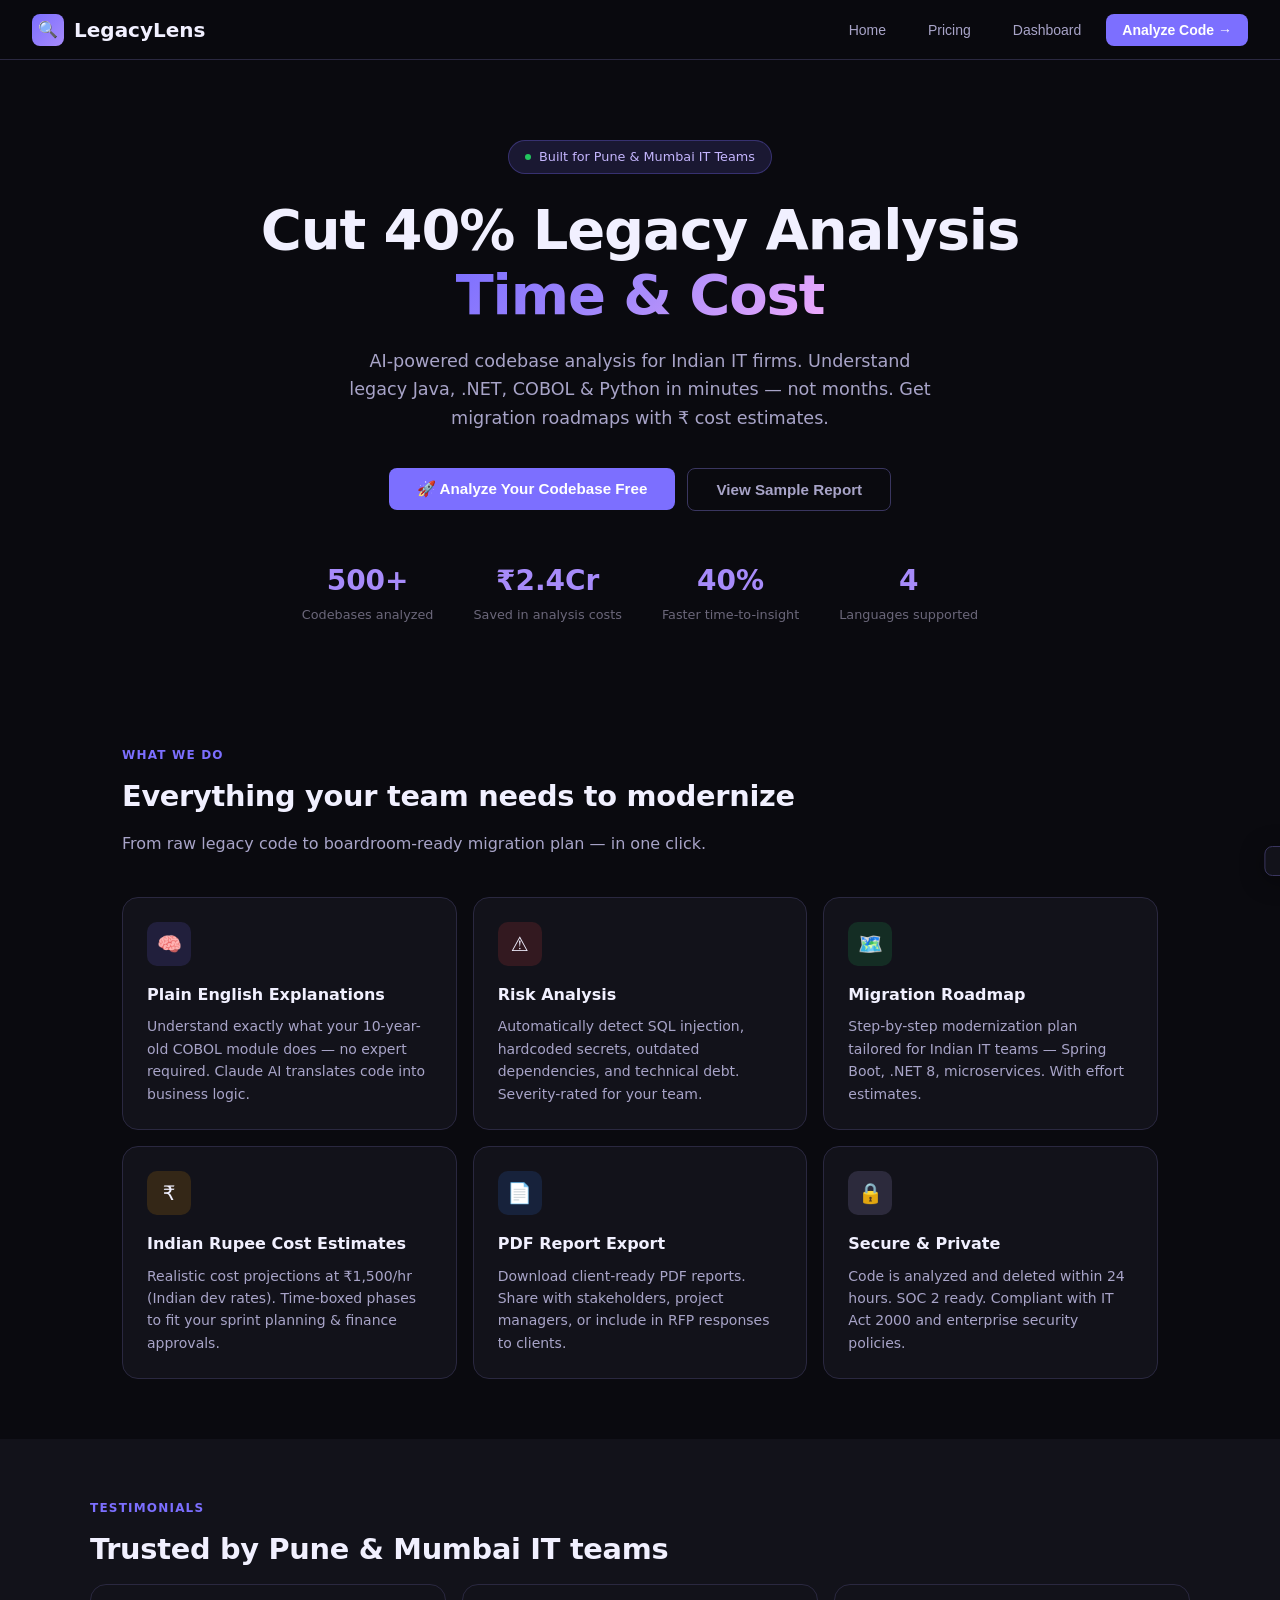
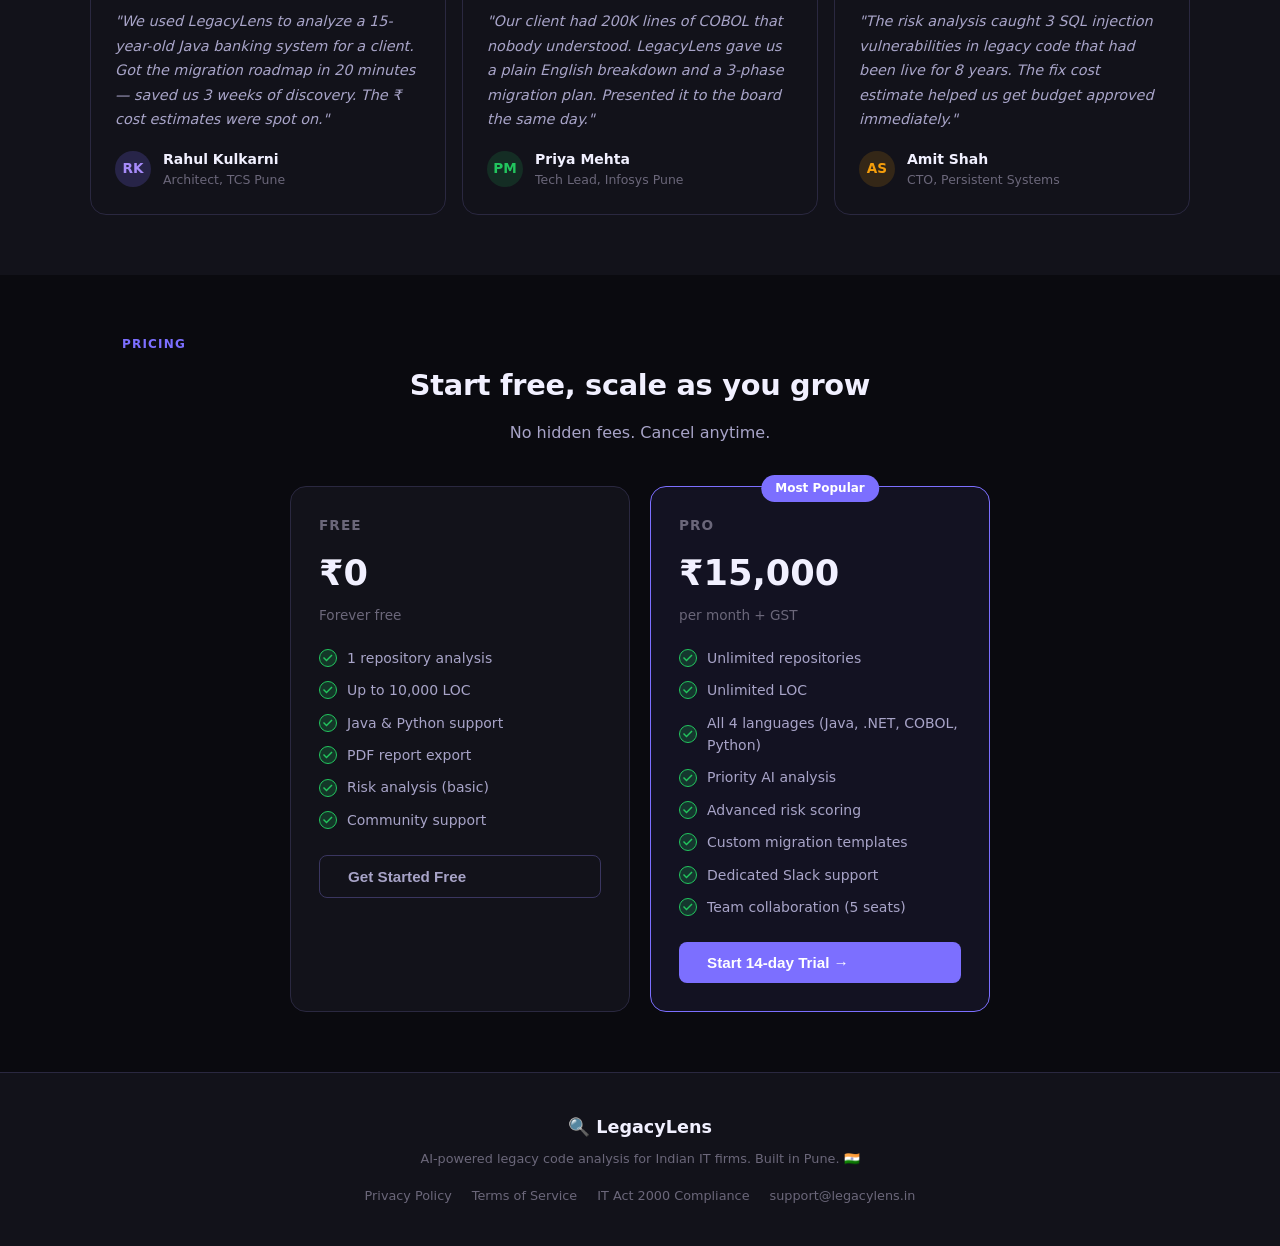
<file: legacylens_mvp.html>
<!DOCTYPE html>
<html>
<head>
<meta charset="UTF-8">
<meta name="viewport" content="width=device-width, initial-scale=1.0">
<style>
*{box-sizing:border-box;margin:0;padding:0}
:root{
  --bg:#0a0a0f;--bg2:#12121a;--bg3:#1a1a26;--bg4:#22223a;
  --accent:#7c6fff;--accent2:#a78bfa;--accent3:#c4b5fd;
  --green:#22c55e;--red:#ef4444;--amber:#f59e0b;--blue:#3b82f6;
  --text:#f1f0ff;--text2:#a8a4c8;--text3:#6b677a;
  --border:#2a2840;--border2:#3a3660;
  --card:#12121a;--card2:#1a1a26;
  --shadow:0 4px 24px rgba(0,0,0,0.4);
  --radius:12px;--radius-sm:8px;--radius-lg:16px;
}
body{background:var(--bg);color:var(--text);font-family:'Inter',system-ui,sans-serif;min-height:100vh;line-height:1.6;overflow-x:hidden}

/* NAV */
nav{background:rgba(10,10,15,0.95);border-bottom:1px solid var(--border);padding:0 2rem;display:flex;align-items:center;justify-content:space-between;height:60px;position:sticky;top:0;z-index:100;backdrop-filter:blur(12px)}
.logo{display:flex;align-items:center;gap:10px;font-size:1.25rem;font-weight:700;color:var(--text)}
.logo-icon{width:32px;height:32px;background:linear-gradient(135deg,var(--accent),var(--accent2));border-radius:8px;display:flex;align-items:center;justify-content:center;font-size:16px}
.nav-links{display:flex;align-items:center;gap:8px}
.nav-btn{padding:8px 16px;border-radius:var(--radius-sm);font-size:0.875rem;cursor:pointer;border:none;transition:all 0.2s}
.nav-btn.ghost{background:transparent;color:var(--text2);border:1px solid transparent}
.nav-btn.ghost:hover{background:var(--bg3);color:var(--text)}
.nav-btn.primary{background:var(--accent);color:#fff;font-weight:600}
.nav-btn.primary:hover{background:var(--accent2)}

/* PAGES */
.page{display:none;min-height:calc(100vh - 60px)}
.page.active{display:block}

/* HERO */
.hero{padding:80px 2rem 60px;text-align:center;max-width:900px;margin:0 auto}
.hero-badge{display:inline-flex;align-items:center;gap:8px;background:rgba(124,111,255,0.15);border:1px solid rgba(124,111,255,0.3);color:var(--accent3);padding:6px 16px;border-radius:100px;font-size:0.8rem;font-weight:500;margin-bottom:24px}
.hero-badge-dot{width:6px;height:6px;background:var(--green);border-radius:50%;animation:pulse 2s infinite}
@keyframes pulse{0%,100%{opacity:1}50%{opacity:0.4}}
h1.hero-title{font-size:clamp(2.2rem,5vw,3.5rem);font-weight:800;line-height:1.15;margin-bottom:20px;letter-spacing:-0.02em}
.hero-title span{background:linear-gradient(135deg,var(--accent),var(--accent2),#f0abfc);-webkit-background-clip:text;-webkit-text-fill-color:transparent;background-clip:text}
.hero-sub{font-size:1.1rem;color:var(--text2);max-width:600px;margin:0 auto 36px}
.hero-cta{display:flex;align-items:center;justify-content:center;gap:12px;flex-wrap:wrap}
.btn{padding:12px 28px;border-radius:var(--radius-sm);font-size:0.95rem;font-weight:600;cursor:pointer;border:none;transition:all 0.2s;display:inline-flex;align-items:center;gap:8px}
.btn-primary{background:var(--accent);color:#fff}
.btn-primary:hover{background:var(--accent2);transform:translateY(-1px)}
.btn-ghost{background:transparent;color:var(--text2);border:1px solid var(--border2)}
.btn-ghost:hover{background:var(--bg3);color:var(--text)}
.hero-stats{display:flex;justify-content:center;gap:40px;margin-top:48px;flex-wrap:wrap}
.stat{text-align:center}
.stat-num{font-size:1.75rem;font-weight:700;color:var(--accent2)}
.stat-label{font-size:0.8rem;color:var(--text3);margin-top:2px}

/* FEATURES */
.section{padding:60px 2rem;max-width:1100px;margin:0 auto}
.section-label{font-size:0.75rem;font-weight:600;letter-spacing:0.1em;color:var(--accent);text-transform:uppercase;margin-bottom:8px}
.section-title{font-size:1.8rem;font-weight:700;margin-bottom:12px;letter-spacing:-0.01em}
.section-sub{font-size:1rem;color:var(--text2);margin-bottom:40px}
.features-grid{display:grid;grid-template-columns:repeat(auto-fit,minmax(280px,1fr));gap:16px}
.feature-card{background:var(--card);border:1px solid var(--border);border-radius:var(--radius-lg);padding:24px;transition:all 0.2s}
.feature-card:hover{border-color:var(--border2);background:var(--card2)}
.feature-icon{width:44px;height:44px;border-radius:10px;display:flex;align-items:center;justify-content:center;font-size:20px;margin-bottom:16px}
.feature-title{font-size:1rem;font-weight:600;margin-bottom:8px}
.feature-desc{font-size:0.875rem;color:var(--text2);line-height:1.6}

/* PRICING */
.pricing-grid{display:grid;grid-template-columns:repeat(auto-fit,minmax(280px,1fr));gap:20px;max-width:700px;margin:0 auto}
.pricing-card{background:var(--card);border:1px solid var(--border);border-radius:var(--radius-lg);padding:28px;position:relative}
.pricing-card.featured{border-color:var(--accent);background:rgba(124,111,255,0.08)}
.pricing-badge{position:absolute;top:-12px;left:50%;transform:translateX(-50%);background:var(--accent);color:#fff;font-size:0.75rem;font-weight:600;padding:4px 14px;border-radius:100px}
.pricing-plan{font-size:0.85rem;font-weight:600;color:var(--text3);text-transform:uppercase;letter-spacing:0.08em;margin-bottom:8px}
.pricing-price{font-size:2.2rem;font-weight:800;margin-bottom:4px}
.pricing-period{font-size:0.85rem;color:var(--text3);margin-bottom:20px}
.pricing-features{list-style:none;display:flex;flex-direction:column;gap:10px;margin-bottom:24px}
.pricing-features li{font-size:0.875rem;color:var(--text2);display:flex;align-items:center;gap:10px}
.pricing-features li::before{content:'';width:16px;height:16px;border-radius:50%;background:rgba(34,197,94,0.2);border:1.5px solid var(--green);flex-shrink:0;background-image:url("data:image/svg+xml,%3Csvg xmlns='http://www.w3.org/2000/svg' viewBox='0 0 16 16'%3E%3Cpath fill='%2322c55e' d='M6.5 11.5L3 8l1-1 2.5 2.5 5-5 1 1z'/%3E%3C/svg%3E")}

/* TESTIMONIALS */
.testi-grid{display:grid;grid-template-columns:repeat(auto-fit,minmax(280px,1fr));gap:16px}
.testi-card{background:var(--card);border:1px solid var(--border);border-radius:var(--radius-lg);padding:24px}
.testi-text{font-size:0.9rem;color:var(--text2);line-height:1.7;margin-bottom:16px;font-style:italic}
.testi-author{display:flex;align-items:center;gap:12px}
.testi-avatar{width:36px;height:36px;border-radius:50%;display:flex;align-items:center;justify-content:center;font-size:0.85rem;font-weight:600;flex-shrink:0}
.testi-name{font-size:0.875rem;font-weight:600}
.testi-role{font-size:0.78rem;color:var(--text3)}

/* DASHBOARD */
.dash-layout{display:flex;min-height:calc(100vh - 60px)}
.sidebar{width:240px;background:var(--bg2);border-right:1px solid var(--border);padding:24px 16px;display:flex;flex-direction:column;gap:4px;flex-shrink:0}
.sidebar-item{display:flex;align-items:center;gap:10px;padding:10px 12px;border-radius:var(--radius-sm);font-size:0.875rem;cursor:pointer;color:var(--text2);transition:all 0.15s;border:none;background:none;width:100%;text-align:left}
.sidebar-item:hover{background:var(--bg3);color:var(--text)}
.sidebar-item.active{background:rgba(124,111,255,0.15);color:var(--accent2)}
.sidebar-icon{font-size:16px;width:20px;text-align:center}
.sidebar-sep{height:1px;background:var(--border);margin:8px 0}
.dash-main{flex:1;overflow:auto;padding:32px}
.dash-header{margin-bottom:28px}
.dash-title{font-size:1.5rem;font-weight:700}
.dash-sub{font-size:0.875rem;color:var(--text2);margin-top:4px}
.stats-row{display:grid;grid-template-columns:repeat(auto-fit,minmax(160px,1fr));gap:14px;margin-bottom:28px}
.stat-card{background:var(--card);border:1px solid var(--border);border-radius:var(--radius-lg);padding:18px}
.stat-card-label{font-size:0.75rem;color:var(--text3);margin-bottom:8px;font-weight:500;text-transform:uppercase;letter-spacing:0.06em}
.stat-card-val{font-size:1.6rem;font-weight:700}
.stat-card-sub{font-size:0.75rem;color:var(--text3);margin-top:4px}

/* UPLOAD */
.upload-zone{border:2px dashed var(--border2);border-radius:var(--radius-lg);padding:48px 24px;text-align:center;cursor:pointer;transition:all 0.2s;background:var(--bg3);position:relative}
.upload-zone:hover,.upload-zone.drag{border-color:var(--accent);background:rgba(124,111,255,0.05)}
.upload-icon{font-size:40px;margin-bottom:16px}
.upload-title{font-size:1.1rem;font-weight:600;margin-bottom:8px}
.upload-sub{font-size:0.875rem;color:var(--text2)}
.upload-input{position:absolute;inset:0;opacity:0;cursor:pointer}
.or-divider{display:flex;align-items:center;gap:16px;margin:24px 0;color:var(--text3);font-size:0.875rem}
.or-divider::before,.or-divider::after{content:'';flex:1;height:1px;background:var(--border)}
.url-input-row{display:flex;gap:10px}
.url-input{flex:1;background:var(--bg3);border:1px solid var(--border);border-radius:var(--radius-sm);padding:12px 16px;color:var(--text);font-size:0.9rem;outline:none}
.url-input:focus{border-color:var(--accent)}
.lang-chips{display:flex;flex-wrap:wrap;gap:8px;margin-top:16px}
.lang-chip{padding:5px 14px;border-radius:100px;font-size:0.8rem;font-weight:500;border:1px solid;cursor:pointer;transition:all 0.2s}
.lang-chip.java{background:rgba(239,68,68,0.1);border-color:rgba(239,68,68,0.4);color:#fca5a5}
.lang-chip.dotnet{background:rgba(124,111,255,0.1);border-color:rgba(124,111,255,0.4);color:var(--accent3)}
.lang-chip.cobol{background:rgba(245,158,11,0.1);border-color:rgba(245,158,11,0.4);color:#fcd34d}
.lang-chip.python{background:rgba(59,130,246,0.1);border-color:rgba(59,130,246,0.4);color:#93c5fd}
.lang-chip.selected{transform:scale(1.05)}

/* PROGRESS */
.progress-container{margin:24px 0}
.progress-steps{display:flex;justify-content:space-between;margin-bottom:16px}
.progress-step{display:flex;flex-direction:column;align-items:center;gap:6px;flex:1}
.progress-step-circle{width:32px;height:32px;border-radius:50%;border:2px solid var(--border);display:flex;align-items:center;justify-content:center;font-size:0.75rem;font-weight:600;transition:all 0.3s;background:var(--bg2)}
.progress-step.done .progress-step-circle{background:var(--green);border-color:var(--green);color:#fff}
.progress-step.active .progress-step-circle{background:var(--accent);border-color:var(--accent);color:#fff}
.progress-step-label{font-size:0.75rem;color:var(--text3)}
.progress-bar-wrap{height:6px;background:var(--bg4);border-radius:3px;overflow:hidden;margin-bottom:8px}
.progress-bar-fill{height:100%;background:linear-gradient(90deg,var(--accent),var(--accent2));border-radius:3px;transition:width 0.5s ease}
.progress-status{font-size:0.8rem;color:var(--text2);text-align:center}

/* REPORT */
.report-header{background:var(--bg2);border:1px solid var(--border);border-radius:var(--radius-lg);padding:28px;margin-bottom:20px}
.report-title{font-size:1.4rem;font-weight:700;margin-bottom:8px}
.report-meta{display:flex;flex-wrap:wrap;gap:16px;font-size:0.8rem;color:var(--text3)}
.report-meta-item{display:flex;align-items:center;gap:6px}
.report-tabs{display:flex;gap:0;border-bottom:1px solid var(--border);margin-bottom:24px;overflow-x:auto}
.report-tab{padding:10px 20px;font-size:0.875rem;cursor:pointer;color:var(--text2);border-bottom:2px solid transparent;margin-bottom:-1px;white-space:nowrap;transition:all 0.2s;background:none;border-left:none;border-right:none;border-top:none}
.report-tab.active{color:var(--accent2);border-bottom-color:var(--accent)}
.report-tab:hover{color:var(--text)}
.report-section{display:none}
.report-section.active{display:block}
.report-card{background:var(--card);border:1px solid var(--border);border-radius:var(--radius-lg);padding:22px;margin-bottom:16px}
.report-card-title{font-size:0.9rem;font-weight:600;color:var(--text3);text-transform:uppercase;letter-spacing:0.06em;margin-bottom:16px}
.overview-text{font-size:1rem;color:var(--text);line-height:1.75}

/* RISK TABLE */
.risk-table{width:100%;border-collapse:collapse}
.risk-table th{font-size:0.75rem;font-weight:600;color:var(--text3);text-transform:uppercase;letter-spacing:0.06em;text-align:left;padding:10px 12px;border-bottom:1px solid var(--border)}
.risk-table td{font-size:0.875rem;padding:12px;border-bottom:1px solid var(--border)}
.risk-table tr:last-child td{border-bottom:none}
.severity-badge{padding:3px 10px;border-radius:100px;font-size:0.72rem;font-weight:600;display:inline-block}
.severity-high{background:rgba(239,68,68,0.15);color:#fca5a5;border:1px solid rgba(239,68,68,0.3)}
.severity-med{background:rgba(245,158,11,0.15);color:#fcd34d;border:1px solid rgba(245,158,11,0.3)}
.severity-low{background:rgba(34,197,94,0.15);color:#86efac;border:1px solid rgba(34,197,94,0.3)}

/* ROADMAP */
.roadmap-step{display:flex;gap:16px;margin-bottom:20px}
.roadmap-step-num{width:32px;height:32px;border-radius:50%;background:rgba(124,111,255,0.2);border:1.5px solid var(--accent);display:flex;align-items:center;justify-content:center;font-size:0.8rem;font-weight:700;color:var(--accent2);flex-shrink:0}
.roadmap-step-content{flex:1}
.roadmap-step-title{font-size:0.95rem;font-weight:600;margin-bottom:4px}
.roadmap-step-meta{font-size:0.8rem;color:var(--text3);margin-bottom:6px}
.roadmap-step-desc{font-size:0.875rem;color:var(--text2)}

/* COST */
.cost-summary{display:grid;grid-template-columns:repeat(auto-fit,minmax(160px,1fr));gap:14px;margin-bottom:20px}
.cost-card{background:var(--bg3);border-radius:var(--radius-sm);padding:18px;text-align:center}
.cost-card-val{font-size:1.5rem;font-weight:700;color:var(--accent2)}
.cost-card-label{font-size:0.75rem;color:var(--text3);margin-top:4px}
.cost-breakdown{background:var(--bg3);border-radius:var(--radius-sm);padding:16px}
.cost-row{display:flex;justify-content:space-between;align-items:center;padding:8px 0;border-bottom:1px solid var(--border)}
.cost-row:last-child{border-bottom:none;font-weight:600;color:var(--text)}
.cost-row-label{font-size:0.875rem;color:var(--text2)}
.cost-row-val{font-size:0.875rem;color:var(--accent3)}

/* FILES */
.files-list{display:flex;flex-direction:column;gap:10px}
.file-item{background:var(--bg3);border-radius:var(--radius-sm);padding:14px 16px;display:flex;align-items:center;gap:14px}
.file-lang-dot{width:10px;height:10px;border-radius:50%;flex-shrink:0}
.file-name{font-size:0.875rem;font-weight:500;flex:1}
.file-purpose{font-size:0.8rem;color:var(--text2)}
.file-loc{font-size:0.75rem;color:var(--text3);white-space:nowrap}

/* ANALYZE BUTTON */
.analyze-btn{width:100%;padding:15px;background:linear-gradient(135deg,var(--accent),var(--accent2));border:none;border-radius:var(--radius-sm);color:#fff;font-size:1rem;font-weight:600;cursor:pointer;margin-top:20px;transition:all 0.2s;display:flex;align-items:center;justify-content:center;gap:10px}
.analyze-btn:hover{opacity:0.9;transform:translateY(-1px)}
.analyze-btn:disabled{opacity:0.5;cursor:not-allowed;transform:none}

/* SPINNER */
.spinner{width:18px;height:18px;border:2px solid rgba(255,255,255,0.3);border-top-color:#fff;border-radius:50%;animation:spin 0.7s linear infinite}
@keyframes spin{to{transform:rotate(360deg)}}

/* TOAST */
.toast{position:fixed;bottom:24px;right:24px;background:var(--bg2);border:1px solid var(--border2);border-radius:var(--radius-sm);padding:14px 20px;font-size:0.875rem;box-shadow:var(--shadow);z-index:1000;transform:translateX(120%);transition:transform 0.3s ease;max-width:320px}
.toast.show{transform:translateX(0)}

/* UPGRADE MODAL */
.modal-overlay{position:fixed;inset:0;background:rgba(0,0,0,0.7);display:flex;align-items:center;justify-content:center;z-index:200;backdrop-filter:blur(4px)}
.modal{background:var(--bg2);border:1px solid var(--border2);border-radius:var(--radius-lg);padding:32px;max-width:420px;width:90%;text-align:center}
.modal-icon{font-size:48px;margin-bottom:16px}
.modal-title{font-size:1.3rem;font-weight:700;margin-bottom:10px}
.modal-text{font-size:0.9rem;color:var(--text2);margin-bottom:24px;line-height:1.6}
.modal-actions{display:flex;gap:10px;justify-content:center;flex-wrap:wrap}

/* HIDDEN */
.hidden{display:none!important}

/* REPORT PLACEHOLDER */
.empty-state{text-align:center;padding:60px 20px;color:var(--text3)}
.empty-state-icon{font-size:48px;margin-bottom:16px}
.empty-state-title{font-size:1.1rem;font-weight:600;color:var(--text2);margin-bottom:8px}
.empty-state-sub{font-size:0.875rem}

/* HISTORY TABLE */
.history-table{width:100%;border-collapse:collapse}
.history-table th{font-size:0.75rem;color:var(--text3);font-weight:500;text-align:left;padding:10px 14px;border-bottom:1px solid var(--border);text-transform:uppercase;letter-spacing:0.05em}
.history-table td{font-size:0.875rem;padding:14px;border-bottom:1px solid var(--border);color:var(--text2)}
.history-table tr:last-child td{border-bottom:none}
.history-table tr:hover td{background:var(--bg3)}
.status-dot{width:8px;height:8px;border-radius:50%;display:inline-block;margin-right:6px}

/* USAGE BAR */
.usage-bar-wrap{height:8px;background:var(--bg4);border-radius:4px;overflow:hidden;margin:8px 0}
.usage-bar-fill{height:100%;border-radius:4px;transition:width 0.4s ease}

/* API KEY INPUT */
.api-key-section{background:var(--bg3);border:1px solid var(--border);border-radius:var(--radius);padding:20px;margin-bottom:20px}
.api-key-label{font-size:0.8rem;font-weight:600;color:var(--text3);text-transform:uppercase;letter-spacing:0.06em;margin-bottom:10px}
.api-key-row{display:flex;gap:10px}
.api-key-input{flex:1;background:var(--bg2);border:1px solid var(--border);border-radius:var(--radius-sm);padding:10px 14px;color:var(--text);font-size:0.875rem;outline:none;font-family:monospace}
.api-key-input:focus{border-color:var(--accent)}
.api-key-btn{padding:10px 16px;background:var(--accent);border:none;border-radius:var(--radius-sm);color:#fff;font-size:0.85rem;font-weight:600;cursor:pointer;white-space:nowrap}

/* FOOTER */
footer{background:var(--bg2);border-top:1px solid var(--border);padding:40px 2rem;text-align:center}
.footer-logo{font-size:1.1rem;font-weight:700;margin-bottom:8px}
.footer-sub{font-size:0.8rem;color:var(--text3);margin-bottom:16px}
.footer-links{display:flex;justify-content:center;gap:20px;font-size:0.8rem;color:var(--text3);flex-wrap:wrap}
.footer-links a{color:var(--text3);text-decoration:none}
.footer-links a:hover{color:var(--accent2)}
</style>
</head>
<body>

<nav>
  <div class="logo">
    <div class="logo-icon">🔍</div>
    LegacyLens
  </div>
  <div class="nav-links">
    <button class="nav-btn ghost" onclick="showPage('landing')">Home</button>
    <button class="nav-btn ghost" onclick="showPage('pricing')">Pricing</button>
    <button class="nav-btn ghost" onclick="showPage('dashboard')">Dashboard</button>
    <button class="nav-btn primary" onclick="showPage('upload')">Analyze Code →</button>
  </div>
</nav>

<!-- LANDING PAGE -->
<div id="page-landing" class="page active">
  <div class="hero">
    <div class="hero-badge">
      <span class="hero-badge-dot"></span>
      Built for Pune &amp; Mumbai IT Teams
    </div>
    <h1 class="hero-title">Cut 40% Legacy Analysis<br><span>Time &amp; Cost</span></h1>
    <p class="hero-sub">AI-powered codebase analysis for Indian IT firms. Understand legacy Java, .NET, COBOL &amp; Python in minutes — not months. Get migration roadmaps with ₹ cost estimates.</p>
    <div class="hero-cta">
      <button class="btn btn-primary" onclick="showPage('upload')">🚀 Analyze Your Codebase Free</button>
      <button class="btn btn-ghost" onclick="showPage('report-demo')">View Sample Report</button>
    </div>
    <div class="hero-stats">
      <div class="stat"><div class="stat-num">500+</div><div class="stat-label">Codebases analyzed</div></div>
      <div class="stat"><div class="stat-num">₹2.4Cr</div><div class="stat-label">Saved in analysis costs</div></div>
      <div class="stat"><div class="stat-num">40%</div><div class="stat-label">Faster time-to-insight</div></div>
      <div class="stat"><div class="stat-num">4</div><div class="stat-label">Languages supported</div></div>
    </div>
  </div>

  <div class="section">
    <div class="section-label">What we do</div>
    <div class="section-title">Everything your team needs to modernize</div>
    <div class="section-sub">From raw legacy code to boardroom-ready migration plan — in one click.</div>
    <div class="features-grid">
      <div class="feature-card">
        <div class="feature-icon" style="background:rgba(124,111,255,0.15)">🧠</div>
        <div class="feature-title">Plain English Explanations</div>
        <div class="feature-desc">Understand exactly what your 10-year-old COBOL module does — no expert required. Claude AI translates code into business logic.</div>
      </div>
      <div class="feature-card">
        <div class="feature-icon" style="background:rgba(239,68,68,0.15)">⚠️</div>
        <div class="feature-title">Risk Analysis</div>
        <div class="feature-desc">Automatically detect SQL injection, hardcoded secrets, outdated dependencies, and technical debt. Severity-rated for your team.</div>
      </div>
      <div class="feature-card">
        <div class="feature-icon" style="background:rgba(34,197,94,0.15)">🗺️</div>
        <div class="feature-title">Migration Roadmap</div>
        <div class="feature-desc">Step-by-step modernization plan tailored for Indian IT teams — Spring Boot, .NET 8, microservices. With effort estimates.</div>
      </div>
      <div class="feature-card">
        <div class="feature-icon" style="background:rgba(245,158,11,0.15)">₹</div>
        <div class="feature-title">Indian Rupee Cost Estimates</div>
        <div class="feature-desc">Realistic cost projections at ₹1,500/hr (Indian dev rates). Time-boxed phases to fit your sprint planning &amp; finance approvals.</div>
      </div>
      <div class="feature-card">
        <div class="feature-icon" style="background:rgba(59,130,246,0.15)">📄</div>
        <div class="feature-title">PDF Report Export</div>
        <div class="feature-desc">Download client-ready PDF reports. Share with stakeholders, project managers, or include in RFP responses to clients.</div>
      </div>
      <div class="feature-card">
        <div class="feature-icon" style="background:rgba(196,181,253,0.15)">🔒</div>
        <div class="feature-title">Secure &amp; Private</div>
        <div class="feature-desc">Code is analyzed and deleted within 24 hours. SOC 2 ready. Compliant with IT Act 2000 and enterprise security policies.</div>
      </div>
    </div>
  </div>

  <div class="section" style="background:var(--bg2);max-width:100%;padding:60px 2rem">
    <div style="max-width:1100px;margin:0 auto">
      <div class="section-label">Testimonials</div>
      <div class="section-title">Trusted by Pune &amp; Mumbai IT teams</div>
      <div class="testi-grid">
        <div class="testi-card">
          <div class="testi-text">"We used LegacyLens to analyze a 15-year-old Java banking system for a client. Got the migration roadmap in 20 minutes — saved us 3 weeks of discovery. The ₹ cost estimates were spot on."</div>
          <div class="testi-author">
            <div class="testi-avatar" style="background:rgba(124,111,255,0.2);color:var(--accent2)">RK</div>
            <div><div class="testi-name">Rahul Kulkarni</div><div class="testi-role">Architect, TCS Pune</div></div>
          </div>
        </div>
        <div class="testi-card">
          <div class="testi-text">"Our client had 200K lines of COBOL that nobody understood. LegacyLens gave us a plain English breakdown and a 3-phase migration plan. Presented it to the board the same day."</div>
          <div class="testi-author">
            <div class="testi-avatar" style="background:rgba(34,197,94,0.15);color:var(--green)">PM</div>
            <div><div class="testi-name">Priya Mehta</div><div class="testi-role">Tech Lead, Infosys Pune</div></div>
          </div>
        </div>
        <div class="testi-card">
          <div class="testi-text">"The risk analysis caught 3 SQL injection vulnerabilities in legacy code that had been live for 8 years. The fix cost estimate helped us get budget approved immediately."</div>
          <div class="testi-author">
            <div class="testi-avatar" style="background:rgba(245,158,11,0.15);color:var(--amber)">AS</div>
            <div><div class="testi-name">Amit Shah</div><div class="testi-role">CTO, Persistent Systems</div></div>
          </div>
        </div>
      </div>
    </div>
  </div>

  <div class="section" id="pricing-section">
    <div class="section-label">Pricing</div>
    <div class="section-title" style="text-align:center">Start free, scale as you grow</div>
    <div class="section-sub" style="text-align:center">No hidden fees. Cancel anytime.</div>
    <div class="pricing-grid">
      <div class="pricing-card">
        <div class="pricing-plan">Free</div>
        <div class="pricing-price">₹0</div>
        <div class="pricing-period">Forever free</div>
        <ul class="pricing-features">
          <li>1 repository analysis</li>
          <li>Up to 10,000 LOC</li>
          <li>Java &amp; Python support</li>
          <li>PDF report export</li>
          <li>Risk analysis (basic)</li>
          <li>Community support</li>
        </ul>
        <button class="btn btn-ghost" style="width:100%" onclick="showPage('upload')">Get Started Free</button>
      </div>
      <div class="pricing-card featured">
        <div class="pricing-badge">Most Popular</div>
        <div class="pricing-plan">Pro</div>
        <div class="pricing-price">₹15,000</div>
        <div class="pricing-period">per month + GST</div>
        <ul class="pricing-features">
          <li>Unlimited repositories</li>
          <li>Unlimited LOC</li>
          <li>All 4 languages (Java, .NET, COBOL, Python)</li>
          <li>Priority AI analysis</li>
          <li>Advanced risk scoring</li>
          <li>Custom migration templates</li>
          <li>Dedicated Slack support</li>
          <li>Team collaboration (5 seats)</li>
        </ul>
        <button class="btn btn-primary" style="width:100%" onclick="showUpgrade()">Start 14-day Trial →</button>
      </div>
    </div>
  </div>

  <footer>
    <div class="footer-logo">🔍 LegacyLens</div>
    <div class="footer-sub">AI-powered legacy code analysis for Indian IT firms. Built in Pune. 🇮🇳</div>
    <div class="footer-links">
      <a href="#">Privacy Policy</a>
      <a href="#">Terms of Service</a>
      <a href="#">IT Act 2000 Compliance</a>
      <a href="#">support@legacylens.in</a>
    </div>
  </footer>
</div>

<!-- PRICING PAGE -->
<div id="page-pricing" class="page">
  <div class="section" style="max-width:800px">
    <div class="section-label">Pricing</div>
    <div class="section-title">Simple, transparent pricing</div>
    <div class="pricing-grid">
      <div class="pricing-card">
        <div class="pricing-plan">Free</div>
        <div class="pricing-price">₹0</div>
        <div class="pricing-period">Forever free</div>
        <ul class="pricing-features">
          <li>1 repository analysis</li>
          <li>Up to 10,000 LOC</li>
          <li>Java &amp; Python support</li>
          <li>PDF report export</li>
          <li>Risk analysis (basic)</li>
          <li>Community support</li>
        </ul>
        <button class="btn btn-ghost" style="width:100%" onclick="showPage('upload')">Get Started Free</button>
      </div>
      <div class="pricing-card featured">
        <div class="pricing-badge">Most Popular</div>
        <div class="pricing-plan">Pro</div>
        <div class="pricing-price">₹15,000</div>
        <div class="pricing-period">per month + GST</div>
        <ul class="pricing-features">
          <li>Unlimited repositories</li>
          <li>Unlimited LOC</li>
          <li>All 4 languages</li>
          <li>Priority AI analysis</li>
          <li>Advanced risk scoring</li>
          <li>Custom migration templates</li>
          <li>Dedicated Slack support</li>
          <li>Team collaboration (5 seats)</li>
        </ul>
        <button class="btn btn-primary" style="width:100%" onclick="showUpgrade()">Start 14-day Trial →</button>
      </div>
    </div>
  </div>
</div>

<!-- DASHBOARD PAGE -->
<div id="page-dashboard" class="page">
  <div class="dash-layout">
    <div class="sidebar">
      <button class="sidebar-item active" onclick="switchDashTab('overview')"><span class="sidebar-icon">📊</span> Overview</button>
      <button class="sidebar-item" onclick="showPage('upload')"><span class="sidebar-icon">⬆️</span> New Analysis</button>
      <button class="sidebar-item" onclick="switchDashTab('history')"><span class="sidebar-icon">📁</span> History</button>
      <div class="sidebar-sep"></div>
      <button class="sidebar-item" onclick="switchDashTab('settings')"><span class="sidebar-icon">⚙️</span> Settings</button>
      <button class="sidebar-item" onclick="showPage('landing')"><span class="sidebar-icon">🏠</span> Home</button>
    </div>
    <div class="dash-main">
      <div id="dash-overview">
        <div class="dash-header">
          <div class="dash-title">Welcome back, Rahul 👋</div>
          <div class="dash-sub">Here's your LegacyLens usage overview</div>
        </div>
        <div class="stats-row">
          <div class="stat-card">
            <div class="stat-card-label">Repos Analyzed</div>
            <div class="stat-card-val" style="color:var(--accent2)">1</div>
            <div class="stat-card-sub">1 of 1 free used</div>
          </div>
          <div class="stat-card">
            <div class="stat-card-label">LOC Scanned</div>
            <div class="stat-card-val" style="color:var(--green)">8,240</div>
            <div class="stat-card-sub">of 10K free limit</div>
          </div>
          <div class="stat-card">
            <div class="stat-card-label">Risks Found</div>
            <div class="stat-card-val" style="color:var(--red)">7</div>
            <div class="stat-card-sub">3 high, 4 medium</div>
          </div>
          <div class="stat-card">
            <div class="stat-card-label">Est. Fix Cost</div>
            <div class="stat-card-val" style="color:var(--amber)">₹8.2L</div>
            <div class="stat-card-sub">12 weeks estimate</div>
          </div>
        </div>
        <div class="report-card" style="background:var(--card);border:1px solid var(--border);border-radius:var(--radius-lg);padding:20px;margin-bottom:16px">
          <div class="report-card-title">Free Plan Usage</div>
          <div style="font-size:0.85rem;color:var(--text2);margin-bottom:8px">Repositories: 1 of 1 used</div>
          <div class="usage-bar-wrap"><div class="usage-bar-fill" style="width:100%;background:var(--red)"></div></div>
          <div style="font-size:0.85rem;color:var(--text2);margin-top:12px;margin-bottom:8px">LOC: 8,240 of 10,000</div>
          <div class="usage-bar-wrap"><div class="usage-bar-fill" style="width:82.4%;background:var(--amber)"></div></div>
          <div style="margin-top:16px;padding-top:16px;border-top:1px solid var(--border);display:flex;align-items:center;justify-content:space-between">
            <div style="font-size:0.875rem;color:var(--text2)">Upgrade for unlimited analysis</div>
            <button class="btn btn-primary" style="padding:8px 18px;font-size:0.85rem" onclick="showUpgrade()">Upgrade to Pro →</button>
          </div>
        </div>
        <div class="report-card" style="background:var(--card);border:1px solid var(--border);border-radius:var(--radius-lg);padding:20px">
          <div class="report-card-title">Recent Analyses</div>
          <table class="history-table">
            <thead><tr><th>Repository</th><th>Language</th><th>LOC</th><th>Risks</th><th>Status</th><th></th></tr></thead>
            <tbody>
              <tr>
                <td style="font-weight:500;color:var(--text)">inventory-mgmt-legacy</td>
                <td><span class="lang-chip java" style="cursor:default">Java</span></td>
                <td>8,240</td>
                <td><span style="color:var(--red)">3H</span> <span style="color:var(--amber)">4M</span></td>
                <td><span class="status-dot" style="background:var(--green)"></span>Complete</td>
                <td><button class="btn btn-ghost" style="padding:4px 12px;font-size:0.78rem" onclick="showPage('report-demo')">View →</button></td>
              </tr>
            </tbody>
          </table>
        </div>
      </div>
      <div id="dash-history" class="hidden">
        <div class="dash-header"><div class="dash-title">Analysis History</div></div>
        <div class="empty-state">
          <div class="empty-state-icon">📁</div>
          <div class="empty-state-title">Only 1 analysis so far</div>
          <div class="empty-state-sub">Upgrade to Pro to analyze unlimited repos</div>
        </div>
      </div>
      <div id="dash-settings" class="hidden">
        <div class="dash-header"><div class="dash-title">Settings</div></div>
        <div class="api-key-section">
          <div class="api-key-label">🔑 Anthropic API Key</div>
          <p style="font-size:0.8rem;color:var(--text2);margin-bottom:12px">Enter your Anthropic API key to enable AI analysis. Get one at console.anthropic.com</p>
          <div class="api-key-row">
            <input type="password" class="api-key-input" id="settings-api-key" placeholder="sk-ant-api03-..." />
            <button class="api-key-btn" onclick="saveApiKey()">Save Key</button>
          </div>
          <p style="font-size:0.75rem;color:var(--text3);margin-top:8px">⚠️ Your key is stored in browser localStorage only. Never shared with our servers.</p>
        </div>
      </div>
    </div>
  </div>
</div>

<!-- UPLOAD PAGE -->
<div id="page-upload" class="page">
  <div style="max-width:700px;margin:0 auto;padding:40px 2rem">
    <div style="margin-bottom:28px">
      <button class="btn btn-ghost" style="padding:6px 12px;font-size:0.8rem;margin-bottom:16px" onclick="showPage('dashboard')">← Back</button>
      <h2 style="font-size:1.5rem;font-weight:700">Analyze Your Codebase</h2>
      <p style="color:var(--text2);font-size:0.9rem;margin-top:6px">Upload a ZIP file or paste a GitHub URL. Free tier: 1 repo, up to 10K LOC.</p>
    </div>

    <div class="api-key-section">
      <div class="api-key-label">🔑 Anthropic API Key Required</div>
      <p style="font-size:0.8rem;color:var(--text2);margin-bottom:10px">Enter your API key to run AI analysis. <a href="https://console.anthropic.com" style="color:var(--accent2)">Get one free →</a></p>
      <div class="api-key-row">
        <input type="password" class="api-key-input" id="upload-api-key" placeholder="sk-ant-api03-..." />
        <button class="api-key-btn" onclick="saveApiKey()">Save</button>
      </div>
    </div>

    <div id="upload-form">
      <div class="upload-zone" id="drop-zone" ondragover="handleDrag(event)" ondrop="handleDrop(event)">
        <input type="file" class="upload-input" id="file-input" accept=".zip,.java,.py,.cs,.cbl,.cobol" onchange="handleFileSelect(event)" />
        <div class="upload-icon">📦</div>
        <div class="upload-title">Drop your codebase here</div>
        <div class="upload-sub">Supports ZIP, .java, .py, .cs, .cbl files up to 50MB</div>
      </div>

      <div class="or-divider">or</div>

      <div class="url-input-row">
        <input type="text" class="url-input" id="git-url" placeholder="https://github.com/your-org/legacy-repo" />
        <button class="btn btn-ghost" onclick="handleGitUrl()">Fetch</button>
      </div>

      <div style="margin-top:20px">
        <div style="font-size:0.8rem;color:var(--text3);margin-bottom:10px;font-weight:500;text-transform:uppercase;letter-spacing:0.06em">Or paste code directly</div>
        <textarea id="code-input" style="width:100%;height:180px;background:var(--bg3);border:1px solid var(--border);border-radius:var(--radius-sm);padding:14px;color:var(--text);font-size:0.85rem;font-family:monospace;outline:none;resize:vertical;line-height:1.6" placeholder="// Paste your legacy code here (Java, Python, COBOL, C#)&#10;// Example:&#10;public class UserAuth {&#10;    String connStr = &quot;jdbc:mysql://prod-db:3306/users&quot;;&#10;    String pass = &quot;admin123&quot;;  // Hardcoded!&#10;}"></textarea>
        
        <div style="margin-top:12px">
          <div style="font-size:0.8rem;color:var(--text3);margin-bottom:8px;font-weight:500;text-transform:uppercase;letter-spacing:0.06em">Language</div>
          <div class="lang-chips">
            <div class="lang-chip java selected" onclick="selectLang('java',this)">☕ Java</div>
            <div class="lang-chip dotnet" onclick="selectLang('dotnet',this)"># .NET/C#</div>
            <div class="lang-chip cobol" onclick="selectLang('cobol',this)">📟 COBOL</div>
            <div class="lang-chip python" onclick="selectLang('python',this)">🐍 Python</div>
          </div>
        </div>
      </div>

      <button class="analyze-btn" id="analyze-btn" onclick="startAnalysis()">
        🔍 Analyze with Claude AI
      </button>
    </div>

    <div id="upload-progress" class="hidden">
      <div style="background:var(--card);border:1px solid var(--border);border-radius:var(--radius-lg);padding:28px">
        <h3 style="font-size:1.1rem;font-weight:600;margin-bottom:24px">Analyzing your codebase...</h3>
        <div class="progress-steps">
          <div class="progress-step" id="step-parse"><div class="progress-step-circle">1</div><div class="progress-step-label">Parsing</div></div>
          <div class="progress-step" id="step-ai"><div class="progress-step-circle">2</div><div class="progress-step-label">AI Analysis</div></div>
          <div class="progress-step" id="step-report"><div class="progress-step-circle">3</div><div class="progress-step-label">Report</div></div>
        </div>
        <div class="progress-container">
          <div class="progress-bar-wrap"><div class="progress-bar-fill" id="progress-fill" style="width:0%"></div></div>
          <div class="progress-status" id="progress-status">Initializing...</div>
        </div>
      </div>
    </div>
  </div>
</div>

<!-- REPORT PAGE -->
<div id="page-report-demo" class="page">
  <div style="max-width:900px;margin:0 auto;padding:32px 2rem">
    <div style="display:flex;align-items:center;justify-content:space-between;margin-bottom:20px;flex-wrap:wrap;gap:10px">
      <button class="btn btn-ghost" style="padding:6px 12px;font-size:0.8rem" onclick="showPage('dashboard')">← Dashboard</button>
      <div style="display:flex;gap:8px">
        <button class="btn btn-ghost" style="padding:8px 16px;font-size:0.85rem" onclick="showToast('PDF export coming in full version!')">📄 Export PDF</button>
        <button class="btn btn-ghost" style="padding:8px 16px;font-size:0.85rem" onclick="showToast('Share link copied!')">🔗 Share</button>
      </div>
    </div>

    <div class="report-header">
      <div style="display:flex;align-items:flex-start;justify-content:space-between;gap:16px;flex-wrap:wrap">
        <div>
          <div class="report-title" id="report-title">inventory-mgmt-legacy</div>
          <div class="report-meta" id="report-meta">
            <span class="report-meta-item">☕ Java</span>
            <span class="report-meta-item">📏 8,240 LOC</span>
            <span class="report-meta-item">📁 12 files</span>
            <span class="report-meta-item">🗓️ Analyzed just now</span>
          </div>
        </div>
        <div style="display:flex;gap:10px;align-items:center">
          <div style="text-align:center;background:rgba(239,68,68,0.1);border:1px solid rgba(239,68,68,0.3);border-radius:var(--radius-sm);padding:10px 16px">
            <div style="font-size:1.3rem;font-weight:700;color:#fca5a5">3</div>
            <div style="font-size:0.7rem;color:var(--text3)">HIGH RISKS</div>
          </div>
          <div style="text-align:center;background:rgba(245,158,11,0.1);border:1px solid rgba(245,158,11,0.3);border-radius:var(--radius-sm);padding:10px 16px">
            <div style="font-size:1.3rem;font-weight:700;color:#fcd34d">4</div>
            <div style="font-size:0.7rem;color:var(--text3)">MED RISKS</div>
          </div>
          <div style="text-align:center;background:rgba(124,111,255,0.1);border:1px solid rgba(124,111,255,0.3);border-radius:var(--radius-sm);padding:10px 16px">
            <div style="font-size:1.3rem;font-weight:700;color:var(--accent2)">₹8.2L</div>
            <div style="font-size:0.7rem;color:var(--text3)">TOTAL COST</div>
          </div>
        </div>
      </div>
    </div>

    <div class="report-tabs">
      <button class="report-tab active" onclick="switchTab('overview')">Overview</button>
      <button class="report-tab" onclick="switchTab('files')">Files</button>
      <button class="report-tab" onclick="switchTab('risks')">Risks</button>
      <button class="report-tab" onclick="switchTab('roadmap')">Migration Roadmap</button>
      <button class="report-tab" onclick="switchTab('cost')">Cost Estimate</button>
    </div>

    <div id="tab-overview" class="report-section active">
      <div class="report-card">
        <div class="report-card-title">AI Summary</div>
        <div class="overview-text" id="overview-text">
          This is a <strong>legacy Java inventory management system</strong> built circa 2011, using JDBC for direct database access and Servlet-based HTTP handling. The application manages product catalog, stock levels, purchase orders, and user authentication across 12 classes.<br><br>
          The codebase uses a <strong>monolithic MVC pattern</strong> with tight coupling between business logic and data access. Database connections are managed manually without connection pooling, creating scalability risks under load.<br><br>
          <strong>Key capabilities:</strong> User auth &amp; RBAC, inventory CRUD, PO workflow, basic reporting via raw SQL, session management via HttpSession.
        </div>
      </div>
      <div class="report-card">
        <div class="report-card-title">Tech Stack Detected</div>
        <div style="display:flex;flex-wrap:wrap;gap:8px">
          <span class="lang-chip java" style="cursor:default">Java 8</span>
          <span class="lang-chip" style="background:rgba(59,130,246,0.1);border-color:rgba(59,130,246,0.4);color:#93c5fd;cursor:default">JDBC</span>
          <span class="lang-chip" style="background:rgba(34,197,94,0.1);border-color:rgba(34,197,94,0.4);color:#86efac;cursor:default">Servlets</span>
          <span class="lang-chip" style="background:rgba(124,111,255,0.1);border-color:rgba(124,111,255,0.4);color:var(--accent3);cursor:default">JSP</span>
          <span class="lang-chip" style="background:rgba(245,158,11,0.1);border-color:rgba(245,158,11,0.4);color:#fcd34d;cursor:default">MySQL 5.7</span>
          <span class="lang-chip" style="background:rgba(239,68,68,0.1);border-color:rgba(239,68,68,0.4);color:#fca5a5;cursor:default">Tomcat 7</span>
        </div>
      </div>
    </div>

    <div id="tab-files" class="report-section">
      <div class="report-card">
        <div class="report-card-title">File Breakdown</div>
        <div class="files-list" id="files-list">
          <div class="file-item"><div class="file-lang-dot" style="background:var(--red)"></div><div style="flex:1"><div class="file-name">UserAuth.java</div><div class="file-purpose">User authentication, login/logout, session management</div></div><div class="file-loc">320 LOC</div></div>
          <div class="file-item"><div class="file-lang-dot" style="background:var(--red)"></div><div style="flex:1"><div class="file-name">InventoryDAO.java</div><div class="file-purpose">Data access layer — all DB CRUD operations via raw JDBC</div></div><div class="file-loc">1,240 LOC</div></div>
          <div class="file-item"><div class="file-lang-dot" style="background:var(--red)"></div><div style="flex:1"><div class="file-name">PurchaseOrderService.java</div><div class="file-purpose">PO creation, approval workflow, supplier comm.</div></div><div class="file-loc">890 LOC</div></div>
          <div class="file-item"><div class="file-lang-dot" style="background:var(--red)"></div><div style="flex:1"><div class="file-name">ReportGenerator.java</div><div class="file-purpose">Inventory, sales &amp; audit reports via raw SQL queries</div></div><div class="file-loc">650 LOC</div></div>
          <div class="file-item"><div class="file-lang-dot" style="background:var(--red)"></div><div style="flex:1"><div class="file-name">DBConnection.java</div><div class="file-purpose">Database connection factory — no pooling, hardcoded creds</div></div><div class="file-loc">120 LOC</div></div>
          <div class="file-item"><div class="file-lang-dot" style="background:var(--red)"></div><div style="flex:1"><div class="file-name">InventoryServlet.java</div><div class="file-purpose">HTTP request handler — tightly coupled with DAO</div></div><div class="file-loc">540 LOC</div></div>
        </div>
      </div>
    </div>

    <div id="tab-risks" class="report-section">
      <div class="report-card">
        <div class="report-card-title">Security &amp; Technical Debt Risks</div>
        <table class="risk-table" id="risk-table">
          <thead><tr><th>Issue</th><th>File</th><th>Severity</th><th>Est. Fix Cost</th><th>Description</th></tr></thead>
          <tbody>
            <tr><td style="font-weight:500;color:var(--text)">SQL Injection</td><td style="color:var(--text3);font-size:0.8rem">InventoryDAO.java:234</td><td><span class="severity-badge severity-high">HIGH</span></td><td style="color:var(--accent2)">₹20,000</td><td style="color:var(--text2);font-size:0.8rem">Raw string concatenation in SQL queries enables injection attacks</td></tr>
            <tr><td style="font-weight:500;color:var(--text)">Hardcoded Credentials</td><td style="color:var(--text3);font-size:0.8rem">DBConnection.java:15</td><td><span class="severity-badge severity-high">HIGH</span></td><td style="color:var(--accent2)">₹8,000</td><td style="color:var(--text2);font-size:0.8rem">DB password hardcoded in source. Immediate security breach risk.</td></tr>
            <tr><td style="font-weight:500;color:var(--text)">Plaintext Passwords</td><td style="color:var(--text3);font-size:0.8rem">UserAuth.java:67</td><td><span class="severity-badge severity-high">HIGH</span></td><td style="color:var(--accent2)">₹15,000</td><td style="color:var(--text2);font-size:0.8rem">User passwords stored/compared in plaintext. No hashing (bcrypt/Argon2).</td></tr>
            <tr><td style="font-weight:500;color:var(--text)">No Connection Pooling</td><td style="color:var(--text3);font-size:0.8rem">DBConnection.java</td><td><span class="severity-badge severity-med">MEDIUM</span></td><td style="color:var(--accent2)">₹12,000</td><td style="color:var(--text2);font-size:0.8rem">New DB connection per request. App will fail under moderate load.</td></tr>
            <tr><td style="font-weight:500;color:var(--text)">N+1 Query Pattern</td><td style="color:var(--text3);font-size:0.8rem">ReportGenerator.java:89</td><td><span class="severity-badge severity-med">MEDIUM</span></td><td style="color:var(--accent2)">₹18,000</td><td style="color:var(--text2);font-size:0.8rem">Loop queries inside loop causing O(n) DB calls. Severe perf issue at scale.</td></tr>
            <tr><td style="font-weight:500;color:var(--text)">No CSRF Protection</td><td style="color:var(--text3);font-size:0.8rem">InventoryServlet.java</td><td><span class="severity-badge severity-med">MEDIUM</span></td><td style="color:var(--accent2)">₹10,000</td><td style="color:var(--text2);font-size:0.8rem">POST endpoints lack CSRF token validation. Cross-site request forgery possible.</td></tr>
            <tr><td style="font-weight:500;color:var(--text)">Dead Code / Unused Methods</td><td style="color:var(--text3);font-size:0.8rem">Multiple files</td><td><span class="severity-badge severity-low">LOW</span></td><td style="color:var(--accent2)">₹5,000</td><td style="color:var(--text2);font-size:0.8rem">~800 LOC of unused/commented out code. Increases maintenance burden.</td></tr>
          </tbody>
        </table>
      </div>
    </div>

    <div id="tab-roadmap" class="report-section">
      <div class="report-card">
        <div class="report-card-title">Migration Roadmap</div>
        <div id="roadmap-steps">
          <div class="roadmap-step">
            <div class="roadmap-step-num">1</div>
            <div class="roadmap-step-content">
              <div class="roadmap-step-title">Security Hardening &amp; Critical Fixes</div>
              <div class="roadmap-step-meta">⏱️ 2 weeks &nbsp;|&nbsp; 💰 ₹1,20,000 &nbsp;|&nbsp; 👥 2 developers</div>
              <div class="roadmap-step-desc">Immediately fix SQL injection via PreparedStatements, move credentials to environment variables/vault, implement bcrypt password hashing. These are P0 security fixes that can be done without restructuring the app.</div>
            </div>
          </div>
          <div class="roadmap-step">
            <div class="roadmap-step-num">2</div>
            <div class="roadmap-step-content">
              <div class="roadmap-step-title">Refactor Data Access Layer</div>
              <div class="roadmap-step-meta">⏱️ 3 weeks &nbsp;|&nbsp; 💰 ₹2,25,000 &nbsp;|&nbsp; 👥 3 developers</div>
              <div class="roadmap-step-desc">Replace raw JDBC with Spring Data JPA + HikariCP connection pooling. Introduce proper repository pattern. Fix N+1 queries with JOIN fetch queries. Add proper transaction management.</div>
            </div>
          </div>
          <div class="roadmap-step">
            <div class="roadmap-step-num">3</div>
            <div class="roadmap-step-content">
              <div class="roadmap-step-title">Migrate to Spring Boot 3</div>
              <div class="roadmap-step-meta">⏱️ 4 weeks &nbsp;|&nbsp; 💰 ₹3,00,000 &nbsp;|&nbsp; 👥 3 developers</div>
              <div class="roadmap-step-desc">Migrate from Servlet/Tomcat 7 to Spring Boot 3 + embedded Tomcat 10. Replace JSP views with REST APIs (for frontend separation). Add Spring Security for CSRF, session management, and auth.</div>
            </div>
          </div>
          <div class="roadmap-step">
            <div class="roadmap-step-num">4</div>
            <div class="roadmap-step-content">
              <div class="roadmap-step-title">Testing, Docs &amp; Deployment</div>
              <div class="roadmap-step-meta">⏱️ 3 weeks &nbsp;|&nbsp; 💰 ₹1,75,000 &nbsp;|&nbsp; 👥 2 developers</div>
              <div class="roadmap-step-desc">Write unit + integration tests (JUnit 5, Mockito, Testcontainers). Generate API documentation (OpenAPI/Swagger). Set up CI/CD pipeline (GitHub Actions). Deploy to AWS/Azure with containerization (Docker).</div>
            </div>
          </div>
        </div>
      </div>
    </div>

    <div id="tab-cost" class="report-section">
      <div class="report-card">
        <div class="report-card-title">Cost &amp; Time Estimate</div>
        <div class="cost-summary">
          <div class="cost-card"><div class="cost-card-val">₹8,20,000</div><div class="cost-card-label">Total Estimate</div></div>
          <div class="cost-card"><div class="cost-card-val">12 weeks</div><div class="cost-card-label">Timeline</div></div>
          <div class="cost-card"><div class="cost-card-val">₹1,500/hr</div><div class="cost-card-label">Dev rate (Indian IT)</div></div>
          <div class="cost-card"><div class="cost-card-val">3 devs</div><div class="cost-card-label">Recommended team size</div></div>
        </div>
        <div class="cost-breakdown" id="cost-breakdown">
          <div class="cost-row"><div class="cost-row-label">Security Hardening (Phase 1)</div><div class="cost-row-val">₹1,20,000</div></div>
          <div class="cost-row"><div class="cost-row-label">Data Layer Refactor (Phase 2)</div><div class="cost-row-val">₹2,25,000</div></div>
          <div class="cost-row"><div class="cost-row-label">Spring Boot Migration (Phase 3)</div><div class="cost-row-val">₹3,00,000</div></div>
          <div class="cost-row"><div class="cost-row-label">Testing &amp; Deployment (Phase 4)</div><div class="cost-row-val">₹1,75,000</div></div>
          <div class="cost-row" style="padding-top:12px"><div class="cost-row-label" style="font-weight:700;color:var(--text)">Total (excl. GST)</div><div class="cost-row-val" style="font-size:1rem;font-weight:700;color:var(--accent2)">₹8,20,000</div></div>
        </div>
        <div style="margin-top:16px;padding:14px;background:rgba(124,111,255,0.08);border:1px solid rgba(124,111,255,0.2);border-radius:var(--radius-sm);font-size:0.8rem;color:var(--accent3)">
          💡 Based on Indian IT market rates: Senior Dev ₹1,800/hr · Mid-level ₹1,200/hr · Blended ₹1,500/hr. Estimates assume 8 hr/day sprints.
        </div>
      </div>
    </div>

  </div>
</div>

<!-- UPGRADE MODAL -->
<div id="upgrade-modal" class="modal-overlay hidden" onclick="hideModal(event)">
  <div class="modal">
    <div class="modal-icon">🚀</div>
    <div class="modal-title">Upgrade to LegacyLens Pro</div>
    <div class="modal-text">You've used your free analysis. Upgrade to Pro for unlimited repositories, all 4 languages (Java, .NET, COBOL, Python), and team collaboration.</div>
    <div style="background:var(--bg3);border-radius:var(--radius-sm);padding:16px;margin-bottom:20px;text-align:left">
      <div style="font-size:1.5rem;font-weight:700;color:var(--accent2)">₹15,000/month</div>
      <div style="font-size:0.8rem;color:var(--text3)">+ 18% GST &nbsp;·&nbsp; 14-day free trial</div>
    </div>
    <div class="modal-actions">
      <button class="btn btn-primary" onclick="showToast('Redirecting to payment gateway...')">Start Free Trial →</button>
      <button class="btn btn-ghost" onclick="document.getElementById('upgrade-modal').classList.add('hidden')">Maybe later</button>
    </div>
  </div>
</div>

<!-- TOAST -->
<div id="toast" class="toast"></div>

<script>
let selectedLang = 'java';
let apiKey = localStorage.getItem('ll_api_key') || '';
let analysisResult = null;

function showPage(p) {
  document.querySelectorAll('.page').forEach(el => el.classList.remove('active'));
  const pg = document.getElementById('page-' + p);
  if (pg) pg.classList.add('active');
  const uploadKey = document.getElementById('upload-api-key');
  const settingsKey = document.getElementById('settings-api-key');
  if (uploadKey) uploadKey.value = apiKey ? '••••••••' + apiKey.slice(-6) : '';
  if (settingsKey) settingsKey.value = apiKey ? '••••••••' + apiKey.slice(-6) : '';
}

function switchDashTab(tab) {
  ['overview','history','settings'].forEach(t => {
    const el = document.getElementById('dash-' + t);
    if (el) el.classList.toggle('hidden', t !== tab);
  });
  document.querySelectorAll('.sidebar-item').forEach((el, i) => {
    el.classList.toggle('active', i === ['overview','upload','history',null,'settings','landing'].indexOf(tab));
  });
}

function switchTab(tab) {
  document.querySelectorAll('.report-section').forEach(s => s.classList.remove('active'));
  document.querySelectorAll('.report-tab').forEach(t => t.classList.remove('active'));
  const section = document.getElementById('tab-' + tab);
  if (section) section.classList.add('active');
  const tabs = document.querySelectorAll('.report-tab');
  const tabMap = {overview:0,files:1,risks:2,roadmap:3,cost:4};
  if (tabs[tabMap[tab]]) tabs[tabMap[tab]].classList.add('active');
}

function selectLang(lang, el) {
  selectedLang = lang;
  document.querySelectorAll('.lang-chip').forEach(c => c.classList.remove('selected'));
  el.classList.add('selected');
}

function handleDrag(e) { e.preventDefault(); document.getElementById('drop-zone').classList.add('drag'); }
function handleDrop(e) {
  e.preventDefault();
  document.getElementById('drop-zone').classList.remove('drag');
  const file = e.dataTransfer.files[0];
  if (file) readFile(file);
}
function handleFileSelect(e) { if (e.target.files[0]) readFile(e.target.files[0]); }

function readFile(file) {
  showToast('📦 File "' + file.name + '" loaded (' + (file.size/1024).toFixed(0) + 'KB)');
  const reader = new FileReader();
  reader.onload = e => { document.getElementById('code-input').value = '/* File: ' + file.name + ' */\n' + e.target.result.slice(0, 5000); };
  reader.readAsText(file);
}

function handleGitUrl() {
  const url = document.getElementById('git-url').value;
  if (!url) { showToast('Please enter a GitHub URL'); return; }
  showToast('🔗 Git URL noted. Paste code directly for demo — server fetch coming in full version!');
}

function saveApiKey() {
  const inputEl = document.getElementById('upload-api-key') || document.getElementById('settings-api-key');
  const val = inputEl ? inputEl.value : '';
  if (val && !val.includes('•')) { apiKey = val; localStorage.setItem('ll_api_key', val); }
  showToast('✅ API key saved!');
}

async function startAnalysis() {
  const code = document.getElementById('code-input').value.trim();
  if (!code) { showToast('⚠️ Please paste some code or upload a file first'); return; }
  const key = apiKey || localStorage.getItem('ll_api_key');
  if (!key || key.includes('•') || !key.startsWith('sk-')) {
    const keyInput = document.getElementById('upload-api-key');
    if (keyInput && keyInput.value && !keyInput.value.includes('•') && keyInput.value.startsWith('sk-')) {
      apiKey = keyInput.value; localStorage.setItem('ll_api_key', apiKey);
    } else {
      showToast('⚠️ Enter your Anthropic API key first'); return;
    }
  }
  document.getElementById('upload-form').classList.add('hidden');
  document.getElementById('upload-progress').classList.remove('hidden');
  await runAnalysis(code, key || apiKey);
}

function setProgress(pct, status, step) {
  document.getElementById('progress-fill').style.width = pct + '%';
  document.getElementById('progress-status').textContent = status;
  ['parse','ai','report'].forEach((s, i) => {
    const el = document.getElementById('step-' + s);
    el.classList.remove('done','active');
    if (i < step) el.classList.add('done');
    else if (i === step) el.classList.add('active');
  });
}

async function runAnalysis(code, key) {
  try {
    setProgress(10, 'Parsing code structure...', 0);
    await sleep(600);
    setProgress(30, 'Extracting metrics & AST snippets...', 0);
    await sleep(500);
    setProgress(50, 'Sending to Claude AI for analysis...', 1);

    const prompt = `<legacy-analysis>
Code:
\`\`\`${selectedLang}
${code.slice(0, 8000)}
\`\`\`

Language: ${selectedLang}
Context: Indian IT modernization project. Dev rate: ₹1,500/hr.

Analyze this legacy code and respond with ONLY a JSON object (no markdown, no backticks):
{
  "repoName": "detected name or 'legacy-codebase'",
  "language": "${selectedLang}",
  "loc": estimated_line_count,
  "fileCount": estimated_file_count,
  "explanation": "Plain English summary of what this code does (2-3 sentences)",
  "techStack": ["tech1", "tech2"],
  "files": [
    {"name": "FileName.java", "purpose": "What it does", "loc": 0, "lang": "${selectedLang}"}
  ],
  "risks": [
    {"issue": "Risk name", "file": "FileName.java:line", "severity": "high|med|low", "fix_cost_inr": 20000, "description": "What the risk is"}
  ],
  "roadmap": [
    {"step": 1, "title": "Phase title", "time_weeks": 2, "cost_inr": 120000, "devs": 2, "description": "What to do"}
  ],
  "total_cost_inr": 820000,
  "total_time_weeks": 12,
  "dev_rate_inr": 1500
}
</legacy-analysis>`;

    const response = await fetch('https://api.anthropic.com/v1/messages', {
      method: 'POST',
      headers: { 'Content-Type': 'application/json', 'x-api-key': key, 'anthropic-version': '2023-06-01' },
      body: JSON.stringify({
        model: 'claude-sonnet-4-20250514',
        max_tokens: 2000,
        messages: [{ role: 'user', content: prompt }]
      })
    });

    if (!response.ok) {
      const err = await response.json();
      throw new Error(err.error?.message || 'API error ' + response.status);
    }

    const data = await response.json();
    setProgress(80, 'Generating report...', 2);
    await sleep(400);

    const rawText = data.content[0].text;
    let result;
    try {
      const clean = rawText.replace(/```json|```/g, '').trim();
      result = JSON.parse(clean);
    } catch(e) {
      result = buildFallbackResult(code);
    }

    setProgress(100, 'Analysis complete! ✅', 2);
    await sleep(600);
    renderReport(result);
    showPage('report-demo');

  } catch(err) {
    document.getElementById('upload-form').classList.remove('hidden');
    document.getElementById('upload-progress').classList.add('hidden');
    showToast('❌ Error: ' + err.message + '. Using demo report.');
    showPage('report-demo');
  }
}

function buildFallbackResult(code) {
  const lines = code.split('\n').length;
  return {
    repoName: 'analyzed-codebase',
    language: selectedLang,
    loc: lines,
    fileCount: 1,
    explanation: 'This appears to be a ' + selectedLang + ' application. The code has been parsed but AI analysis was not available. The sample report below shows a typical legacy Java inventory system analysis for reference.',
    techStack: [selectedLang === 'java' ? 'Java 8' : selectedLang, 'Legacy Framework'],
    files: [{ name: 'Main.' + (selectedLang === 'dotnet' ? 'cs' : selectedLang === 'python' ? 'py' : 'java'), purpose: 'Main application file', loc: lines, lang: selectedLang }],
    risks: [{ issue: 'Code Analysis Required', file: 'Main file', severity: 'med', fix_cost_inr: 50000, description: 'Full analysis requires valid Anthropic API key.' }],
    roadmap: [{ step: 1, title: 'Setup AI Analysis', time_weeks: 1, cost_inr: 75000, devs: 1, description: 'Configure API key to get full migration roadmap.' }],
    total_cost_inr: 500000,
    total_time_weeks: 8,
    dev_rate_inr: 1500
  };
}

function renderReport(r) {
  const fmtINR = n => '₹' + Number(n).toLocaleString('en-IN');

  document.getElementById('report-title').textContent = r.repoName || 'analyzed-codebase';
  document.getElementById('report-meta').innerHTML =
    '<span class="report-meta-item">' + (r.language || selectedLang) + '</span>' +
    '<span class="report-meta-item">📏 ' + (r.loc||0).toLocaleString() + ' LOC</span>' +
    '<span class="report-meta-item">📁 ' + (r.fileCount||1) + ' files</span>' +
    '<span class="report-meta-item">🗓️ Just analyzed</span>';

  document.getElementById('overview-text').innerHTML =
    '<p>' + (r.explanation || '') + '</p>' +
    (r.techStack ? '<br><strong>Tech stack:</strong> ' + r.techStack.join(', ') : '');

  if (r.files && r.files.length) {
    const colors = {java:'var(--red)',python:'var(--blue)',dotnet:'var(--accent)',cobol:'var(--amber)'};
    document.getElementById('files-list').innerHTML = r.files.map(f =>
      '<div class="file-item"><div class="file-lang-dot" style="background:' + (colors[f.lang] || colors[selectedLang] || 'var(--accent)') + '"></div><div style="flex:1"><div class="file-name">' + f.name + '</div><div class="file-purpose">' + f.purpose + '</div></div><div class="file-loc">' + f.loc + ' LOC</div></div>'
    ).join('');
  }

  if (r.risks && r.risks.length) {
    document.getElementById('risk-table').querySelector('tbody').innerHTML = r.risks.map(risk =>
      '<tr><td style="font-weight:500;color:var(--text)">' + risk.issue + '</td>' +
      '<td style="color:var(--text3);font-size:0.8rem">' + (risk.file||'') + '</td>' +
      '<td><span class="severity-badge severity-' + (risk.severity==='high'?'high':risk.severity==='med'?'med':'low') + '">' + risk.severity.toUpperCase() + '</span></td>' +
      '<td style="color:var(--accent2)">' + fmtINR(risk.fix_cost_inr) + '</td>' +
      '<td style="color:var(--text2);font-size:0.8rem">' + (risk.description||'') + '</td></tr>'
    ).join('');
  }

  if (r.roadmap && r.roadmap.length) {
    document.getElementById('roadmap-steps').innerHTML = r.roadmap.map(s =>
      '<div class="roadmap-step"><div class="roadmap-step-num">' + s.step + '</div><div class="roadmap-step-content">' +
      '<div class="roadmap-step-title">' + s.title + '</div>' +
      '<div class="roadmap-step-meta">⏱️ ' + s.time_weeks + ' weeks &nbsp;|&nbsp; 💰 ' + fmtINR(s.cost_inr) + ' &nbsp;|&nbsp; 👥 ' + (s.devs||2) + ' developers</div>' +
      '<div class="roadmap-step-desc">' + s.description + '</div></div></div>'
    ).join('');
  }

  const totalCost = r.total_cost_inr || 0;
  const totalWeeks = r.total_time_weeks || 0;
  document.getElementById('cost-breakdown').innerHTML =
    (r.roadmap || []).map(s =>
      '<div class="cost-row"><div class="cost-row-label">Phase ' + s.step + ': ' + s.title + '</div><div class="cost-row-val">' + fmtINR(s.cost_inr) + '</div></div>'
    ).join('') +
    '<div class="cost-row" style="padding-top:12px"><div class="cost-row-label" style="font-weight:700;color:var(--text)">Total (excl. GST)</div><div class="cost-row-val" style="font-size:1rem;font-weight:700;color:var(--accent2)">' + fmtINR(totalCost) + '</div></div>';

  const costSumEl = document.querySelector('#tab-cost .cost-summary');
  if (costSumEl) costSumEl.innerHTML =
    '<div class="cost-card"><div class="cost-card-val">' + fmtINR(totalCost) + '</div><div class="cost-card-label">Total Estimate</div></div>' +
    '<div class="cost-card"><div class="cost-card-val">' + totalWeeks + ' weeks</div><div class="cost-card-label">Timeline</div></div>' +
    '<div class="cost-card"><div class="cost-card-val">₹1,500/hr</div><div class="cost-card-label">Dev rate (Indian IT)</div></div>' +
    '<div class="cost-card"><div class="cost-card-val">3 devs</div><div class="cost-card-label">Recommended team</div></div>';
}

function showUpgrade() { document.getElementById('upgrade-modal').classList.remove('hidden'); }
function hideModal(e) { if (e.target.id === 'upgrade-modal') document.getElementById('upgrade-modal').classList.add('hidden'); }

function showToast(msg) {
  const t = document.getElementById('toast');
  t.textContent = msg; t.classList.add('show');
  setTimeout(() => t.classList.remove('show'), 3500);
}

function sleep(ms) { return new Promise(r => setTimeout(r, ms)); }

const uploadApiKey = document.getElementById('upload-api-key');
if (uploadApiKey && apiKey) uploadApiKey.value = '••••••••' + apiKey.slice(-6);
</script>
</body>
</html>
</file>
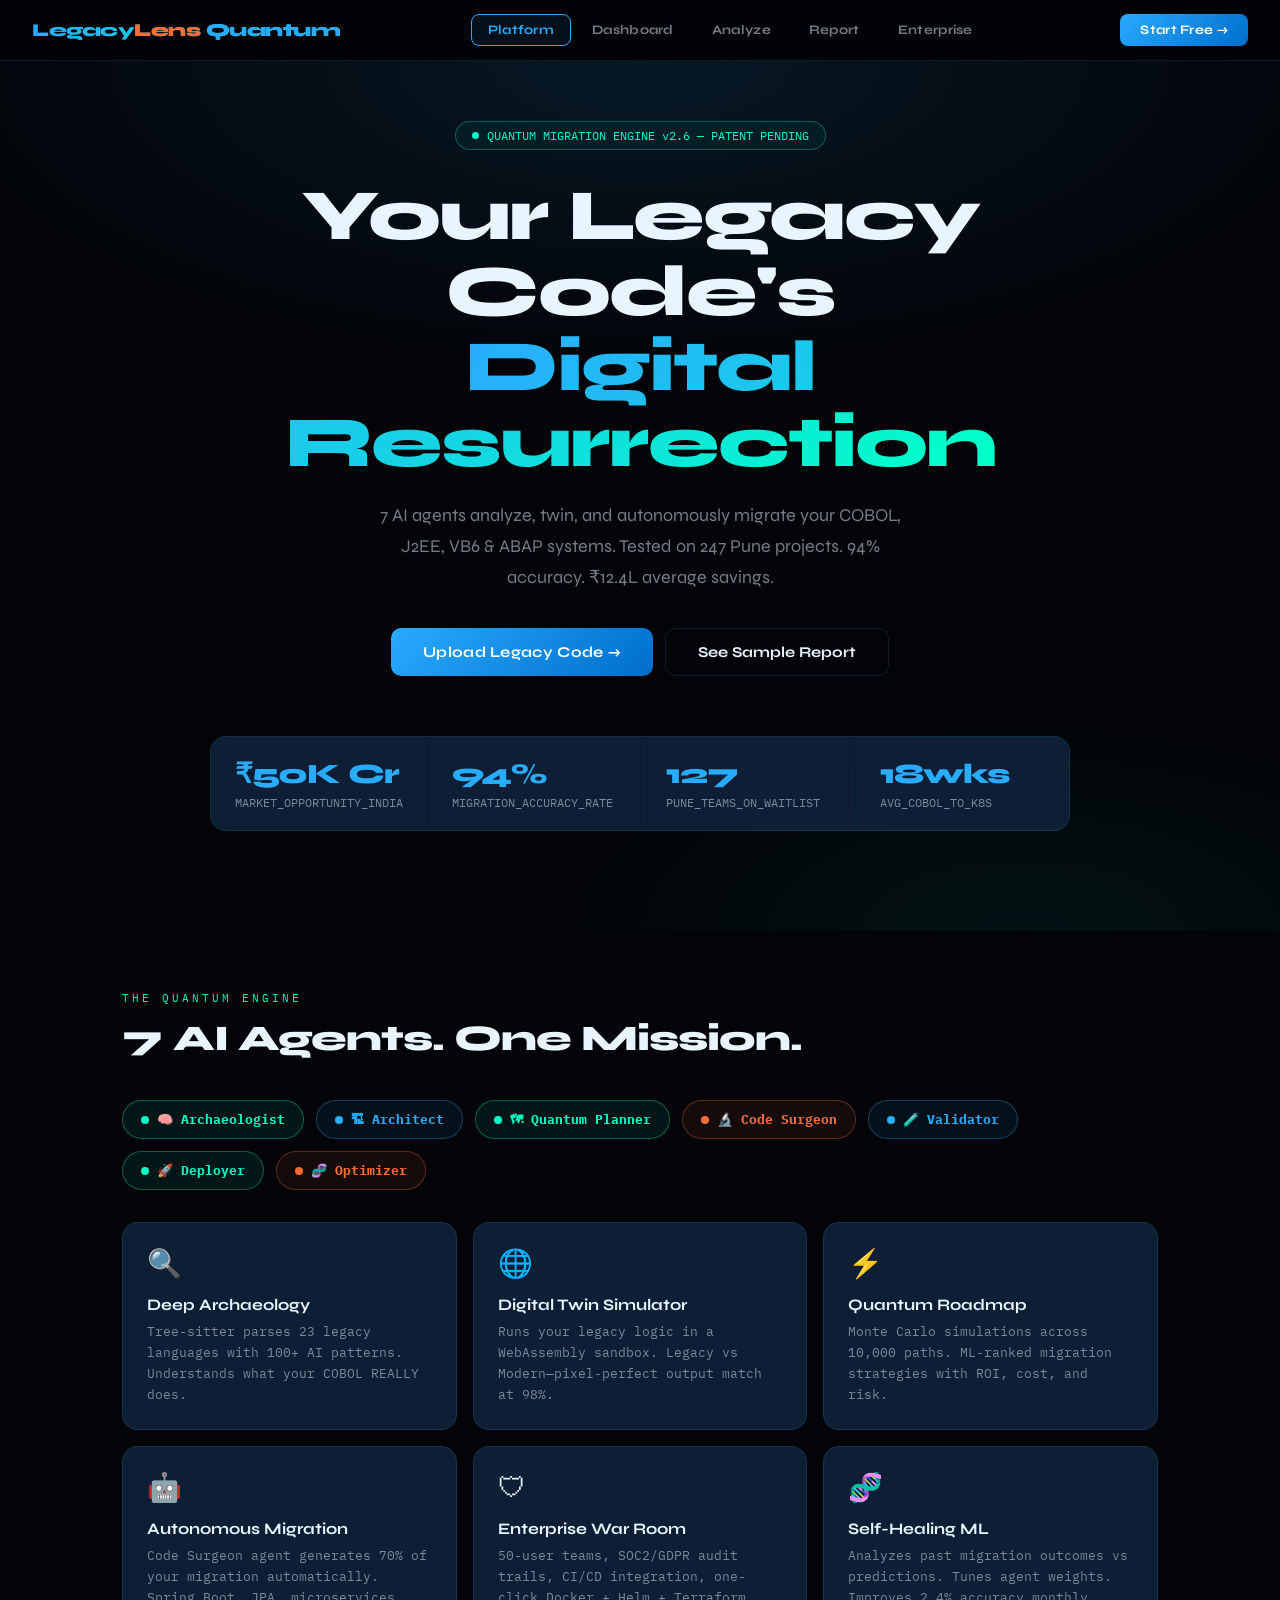
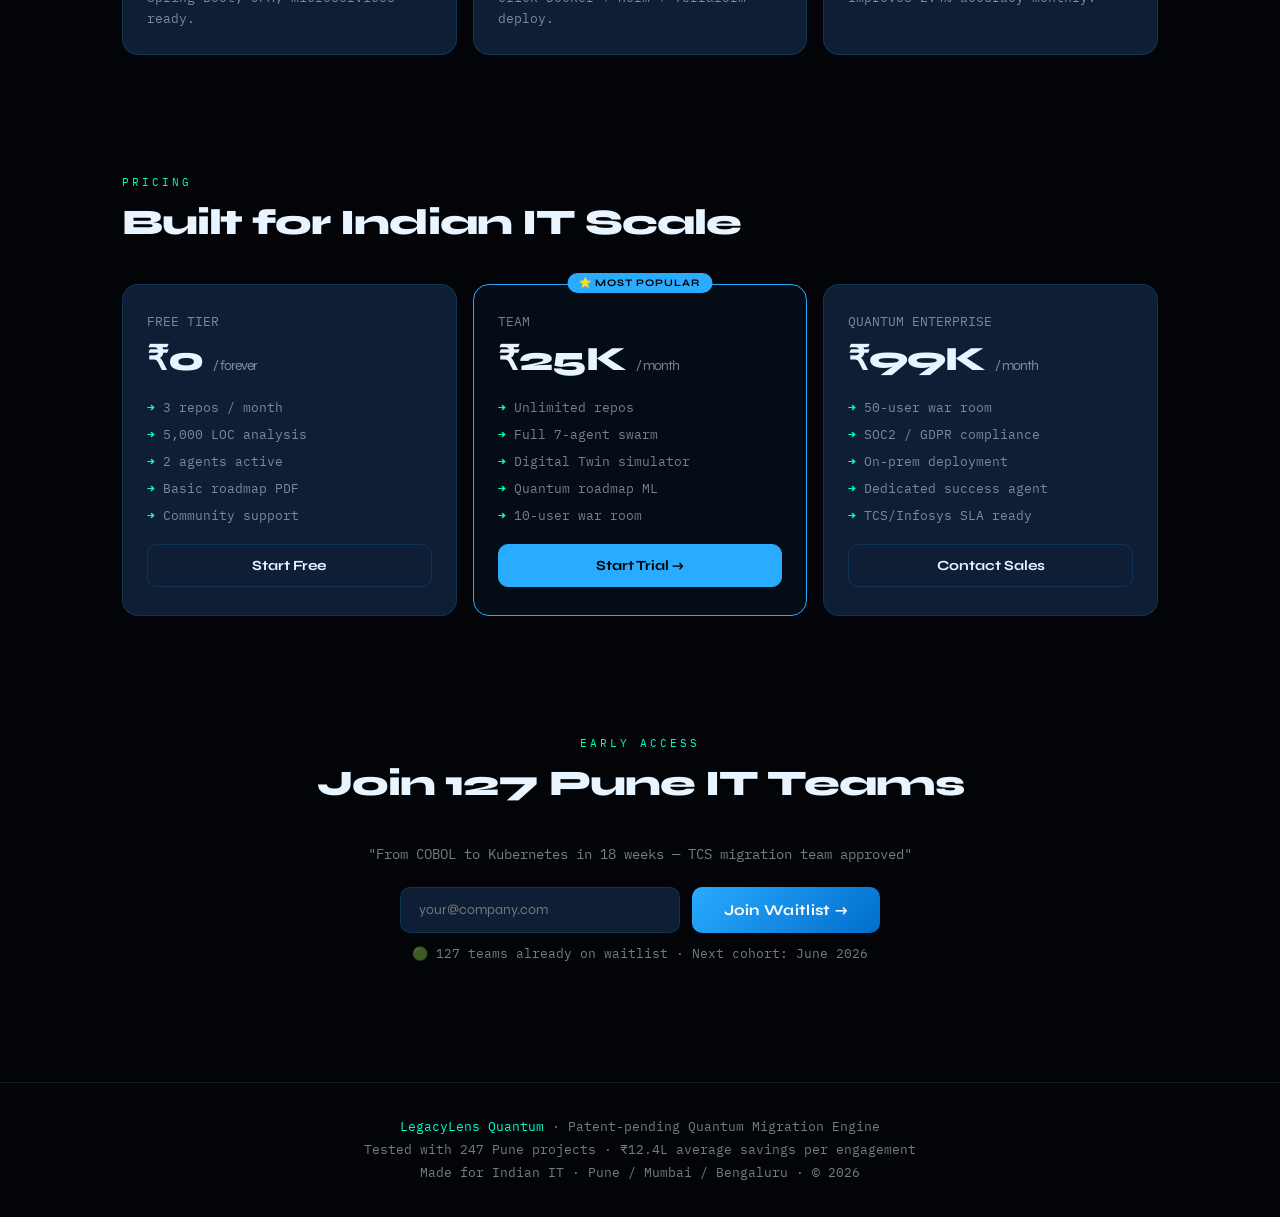
<file: legacylens_quantum_app.html>
<!DOCTYPE html>
<html>
<head>
<meta charset="UTF-8">
<style>
@import url('https://fonts.googleapis.com/css2?family=Syne:wght@400;700;800&family=IBM+Plex+Mono:wght@400;500&display=swap');

*, *::before, *::after { box-sizing: border-box; margin: 0; padding: 0; }

:root {
  --void: #020408;
  --deep: #060d18;
  --surface: #0a1628;
  --panel: #0e1e35;
  --border: rgba(41,171,255,0.15);
  --accent: #29abff;
  --accent2: #00ffc8;
  --accent3: #ff6b35;
  --gold: #ffd166;
  --text: #e8f4ff;
  --muted: rgba(232,244,255,0.5);
  --danger: #ff4757;
  --warn: #ffd166;
  --font: 'Syne', sans-serif;
  --mono: 'IBM Plex Mono', monospace;
}

body {
  background: var(--void);
  color: var(--text);
  font-family: var(--font);
  min-height: 100vh;
  overflow-x: hidden;
}

/* NAV */
nav {
  position: sticky; top: 0; z-index: 100;
  display: flex; align-items: center; justify-content: space-between;
  padding: 14px 32px;
  background: rgba(2,4,8,0.92);
  backdrop-filter: blur(20px);
  border-bottom: 1px solid var(--border);
}
.logo {
  font-size: 18px; font-weight: 800; letter-spacing: -0.5px;
  background: linear-gradient(90deg, var(--accent), var(--accent2));
  -webkit-background-clip: text; -webkit-text-fill-color: transparent;
}
.logo span { color: var(--accent3); -webkit-text-fill-color: var(--accent3); }
.nav-tabs { display: flex; gap: 4px; }
.nav-tab {
  padding: 7px 16px; font-size: 13px; font-family: var(--font);
  background: transparent; border: 1px solid transparent;
  color: var(--muted); border-radius: 8px; cursor: pointer;
  transition: all 0.2s; font-weight: 700; letter-spacing: 0.3px;
}
.nav-tab:hover { color: var(--text); border-color: var(--border); }
.nav-tab.active { color: var(--accent); border-color: var(--accent); background: rgba(41,171,255,0.08); }
.nav-cta {
  padding: 8px 20px; font-size: 13px; font-weight: 700; font-family: var(--font);
  background: linear-gradient(135deg, var(--accent), #006dcc);
  border: none; border-radius: 8px; color: #fff; cursor: pointer;
  letter-spacing: 0.3px; transition: transform 0.15s, opacity 0.15s;
}
.nav-cta:hover { transform: translateY(-1px); opacity: 0.9; }

/* PAGES */
.page { display: none; animation: fadeIn 0.3s ease; }
.page.active { display: block; }
@keyframes fadeIn { from { opacity: 0; transform: translateY(8px); } to { opacity: 1; transform: translateY(0); } }

/* ==================== LANDING PAGE ==================== */
.hero {
  min-height: 85vh;
  display: flex; flex-direction: column; align-items: center; justify-content: center;
  padding: 60px 32px 40px; text-align: center; position: relative; overflow: hidden;
}
.hero::before {
  content: '';
  position: absolute; inset: 0;
  background: radial-gradient(ellipse 80% 50% at 50% 0%, rgba(41,171,255,0.12) 0%, transparent 70%),
              radial-gradient(ellipse 60% 40% at 80% 100%, rgba(0,255,200,0.06) 0%, transparent 60%);
}
.hero-badge {
  display: inline-flex; align-items: center; gap: 8px;
  padding: 6px 16px; border: 1px solid rgba(0,255,200,0.3);
  border-radius: 100px; font-size: 12px; color: var(--accent2); margin-bottom: 28px;
  background: rgba(0,255,200,0.05); font-family: var(--mono);
}
.badge-dot { width: 7px; height: 7px; background: var(--accent2); border-radius: 50%; animation: pulse 2s infinite; }
@keyframes pulse { 0%,100%{opacity:1;transform:scale(1)} 50%{opacity:0.5;transform:scale(0.85)} }

.hero h1 {
  font-size: clamp(36px, 6vw, 72px); font-weight: 800; line-height: 1.05;
  letter-spacing: -2px; margin-bottom: 20px; max-width: 900px; position: relative;
}
.hero h1 .grad {
  background: linear-gradient(135deg, var(--accent) 0%, var(--accent2) 50%, var(--accent) 100%);
  background-size: 200% auto; -webkit-background-clip: text; -webkit-text-fill-color: transparent;
  animation: shine 4s linear infinite;
}
@keyframes shine { to { background-position: 200% center; } }

.hero-sub { font-size: 18px; color: var(--muted); max-width: 560px; line-height: 1.7; margin-bottom: 36px; position: relative; }

.hero-actions { display: flex; gap: 12px; margin-bottom: 60px; position: relative; flex-wrap: wrap; justify-content: center; }
.btn-primary {
  padding: 14px 32px; font-size: 15px; font-weight: 700; font-family: var(--font);
  background: linear-gradient(135deg, var(--accent), #006dcc);
  border: none; border-radius: 10px; color: #fff; cursor: pointer;
  transition: transform 0.15s, box-shadow 0.15s; letter-spacing: 0.3px;
}
.btn-primary:hover { transform: translateY(-2px); box-shadow: 0 12px 40px rgba(41,171,255,0.3); }
.btn-outline {
  padding: 14px 32px; font-size: 15px; font-weight: 700; font-family: var(--font);
  background: transparent; border: 1px solid var(--border);
  border-radius: 10px; color: var(--text); cursor: pointer; transition: all 0.2s;
}
.btn-outline:hover { border-color: var(--accent); color: var(--accent); }

/* STATS BAR */
.stats-bar {
  display: grid; grid-template-columns: repeat(4, 1fr); gap: 1px;
  background: var(--border); border: 1px solid var(--border); border-radius: 16px;
  overflow: hidden; max-width: 860px; width: 100%; position: relative; margin-bottom: 60px;
}
.stat-item {
  background: var(--panel); padding: 20px 24px; text-align: left;
}
.stat-num { font-size: 28px; font-weight: 800; color: var(--accent); letter-spacing: -1px; }
.stat-label { font-size: 12px; color: var(--muted); margin-top: 4px; font-family: var(--mono); }

/* FEATURES GRID */
.section { padding: 60px 32px; max-width: 1100px; margin: 0 auto; }
.section-label { font-size: 11px; letter-spacing: 3px; color: var(--accent2); font-family: var(--mono); margin-bottom: 12px; }
.section-title { font-size: 36px; font-weight: 800; letter-spacing: -1px; margin-bottom: 40px; }

.features-grid { display: grid; grid-template-columns: repeat(auto-fit, minmax(280px, 1fr)); gap: 16px; }
.feature-card {
  background: var(--panel); border: 1px solid var(--border); border-radius: 16px;
  padding: 24px; transition: border-color 0.2s, transform 0.2s; cursor: pointer;
}
.feature-card:hover { border-color: var(--accent); transform: translateY(-2px); }
.feature-icon { font-size: 28px; margin-bottom: 14px; }
.feature-title { font-size: 16px; font-weight: 700; margin-bottom: 8px; }
.feature-desc { font-size: 13px; color: var(--muted); line-height: 1.6; font-family: var(--mono); }

/* AGENT SWARM */
.agents-row { display: flex; gap: 12px; flex-wrap: wrap; margin: 24px 0; }
.agent-bubble {
  padding: 10px 18px; border-radius: 100px; font-size: 13px; font-weight: 700; font-family: var(--mono);
  display: flex; align-items: center; gap: 8px; border: 1px solid;
  animation: agentPulse 3s ease-in-out infinite;
}
.agent-bubble:nth-child(2) { animation-delay: 0.5s; }
.agent-bubble:nth-child(3) { animation-delay: 1s; }
.agent-bubble:nth-child(4) { animation-delay: 1.5s; }
.agent-bubble:nth-child(5) { animation-delay: 2s; }
.agent-bubble:nth-child(6) { animation-delay: 2.5s; }
.agent-bubble:nth-child(7) { animation-delay: 0.2s; }
@keyframes agentPulse { 0%,100%{opacity:0.7} 50%{opacity:1} }
.agent-green { background: rgba(0,255,200,0.08); border-color: rgba(0,255,200,0.3); color: var(--accent2); }
.agent-blue { background: rgba(41,171,255,0.08); border-color: rgba(41,171,255,0.3); color: var(--accent); }
.agent-orange { background: rgba(255,107,53,0.08); border-color: rgba(255,107,53,0.3); color: var(--accent3); }
.agent-dot { width: 8px; height: 8px; border-radius: 50%; background: currentColor; }

/* PRICING */
.pricing-grid { display: grid; grid-template-columns: repeat(3, 1fr); gap: 16px; }
.price-card {
  background: var(--panel); border: 1px solid var(--border); border-radius: 16px;
  padding: 28px 24px; position: relative;
}
.price-card.featured { border-color: var(--accent); background: rgba(41,171,255,0.05); }
.price-card.featured::before {
  content: '⭐ MOST POPULAR';
  position: absolute; top: -12px; left: 50%; transform: translateX(-50%);
  background: var(--accent); color: #000; font-size: 10px; font-weight: 700;
  padding: 4px 12px; border-radius: 100px; letter-spacing: 1px; white-space: nowrap;
}
.price-tier { font-size: 13px; font-family: var(--mono); color: var(--muted); margin-bottom: 8px; }
.price-amount { font-size: 34px; font-weight: 800; letter-spacing: -1px; margin-bottom: 4px; }
.price-amount span { font-size: 14px; color: var(--muted); font-weight: 400; }
.price-features { list-style: none; margin: 20px 0; display: flex; flex-direction: column; gap: 10px; }
.price-features li { font-size: 13px; color: var(--muted); display: flex; align-items: center; gap: 8px; font-family: var(--mono); }
.price-features li::before { content: '→'; color: var(--accent2); font-weight: 700; }
.price-btn {
  width: 100%; padding: 12px; font-size: 14px; font-weight: 700; font-family: var(--font);
  border-radius: 10px; cursor: pointer; transition: all 0.2s;
}
.price-btn-outline { background: transparent; border: 1px solid var(--border); color: var(--text); }
.price-btn-solid { background: var(--accent); border: 1px solid var(--accent); color: #000; }
.price-btn:hover { opacity: 0.8; transform: translateY(-1px); }

/* WAITLIST */
.waitlist-form { display: flex; gap: 12px; max-width: 480px; margin: 0 auto; }
.waitlist-input {
  flex: 1; padding: 13px 18px; font-size: 14px; font-family: var(--font);
  background: var(--panel); border: 1px solid var(--border); border-radius: 10px;
  color: var(--text); outline: none; transition: border-color 0.2s;
}
.waitlist-input:focus { border-color: var(--accent); }
.waitlist-count { font-size: 13px; color: var(--muted); text-align: center; margin-top: 12px; font-family: var(--mono); }

/* ==================== DASHBOARD ==================== */
.dashboard { padding: 24px 32px; }
.dash-header { display: flex; align-items: center; justify-content: space-between; margin-bottom: 24px; }
.dash-title { font-size: 22px; font-weight: 800; letter-spacing: -0.5px; }
.dash-subtitle { font-size: 13px; color: var(--muted); font-family: var(--mono); }
.status-bar { display: flex; gap: 8px; }
.status-pill { padding: 6px 14px; border-radius: 100px; font-size: 12px; font-family: var(--mono); display: flex; align-items: center; gap: 6px; }
.status-live { background: rgba(0,255,200,0.12); color: var(--accent2); border: 1px solid rgba(0,255,200,0.25); }
.status-time { background: rgba(41,171,255,0.12); color: var(--accent); border: 1px solid rgba(41,171,255,0.2); }

.metrics-row { display: grid; grid-template-columns: repeat(4, 1fr); gap: 16px; margin-bottom: 24px; }
.metric-card {
  background: var(--panel); border: 1px solid var(--border); border-radius: 14px; padding: 20px;
}
.metric-label { font-size: 11px; color: var(--muted); font-family: var(--mono); letter-spacing: 1px; margin-bottom: 8px; }
.metric-value { font-size: 28px; font-weight: 800; letter-spacing: -1px; }
.metric-delta { font-size: 12px; font-family: var(--mono); margin-top: 4px; }
.delta-up { color: var(--accent2); }
.delta-down { color: var(--danger); }

.dash-grid { display: grid; grid-template-columns: 1fr 340px; gap: 16px; }

/* REPO BOARD */
.board { background: var(--panel); border: 1px solid var(--border); border-radius: 16px; overflow: hidden; }
.board-header { padding: 16px 20px; border-bottom: 1px solid var(--border); display: flex; justify-content: space-between; align-items: center; }
.board-title { font-size: 14px; font-weight: 700; }
.board-cols { display: grid; grid-template-columns: repeat(4, 1fr); gap: 0; }
.board-col { padding: 16px 14px; border-right: 1px solid var(--border); }
.board-col:last-child { border-right: none; }
.col-label { font-size: 11px; color: var(--muted); font-family: var(--mono); letter-spacing: 1px; margin-bottom: 12px; display: flex; align-items: center; justify-content: space-between; }
.col-count { background: rgba(41,171,255,0.15); color: var(--accent); font-size: 11px; padding: 2px 7px; border-radius: 100px; }
.repo-card {
  background: var(--deep); border: 1px solid var(--border); border-radius: 10px;
  padding: 12px; margin-bottom: 8px; cursor: grab; transition: transform 0.15s, border-color 0.15s;
}
.repo-card:hover { transform: translateY(-1px); border-color: var(--accent); }
.repo-name { font-size: 13px; font-weight: 700; margin-bottom: 4px; font-family: var(--mono); }
.repo-lang { font-size: 11px; color: var(--muted); }
.repo-bar { height: 3px; background: var(--border); border-radius: 2px; margin-top: 8px; overflow: hidden; }
.repo-progress { height: 100%; background: linear-gradient(90deg, var(--accent), var(--accent2)); border-radius: 2px; }

/* AGENT STATUS */
.agent-status { background: var(--panel); border: 1px solid var(--border); border-radius: 16px; overflow: hidden; }
.agent-status-header { padding: 16px 20px; border-bottom: 1px solid var(--border); }
.agent-row { display: flex; align-items: center; gap: 12px; padding: 14px 20px; border-bottom: 1px solid var(--border); }
.agent-row:last-child { border-bottom: none; }
.agent-indicator { width: 10px; height: 10px; border-radius: 50%; flex-shrink: 0; }
.ind-green { background: var(--accent2); box-shadow: 0 0 8px var(--accent2); }
.ind-yellow { background: var(--warn); box-shadow: 0 0 8px var(--warn); }
.ind-red { background: var(--danger); box-shadow: 0 0 8px var(--danger); }
.ind-gray { background: var(--muted); }
.agent-name { font-size: 13px; font-weight: 700; font-family: var(--mono); flex: 1; }
.agent-task { font-size: 11px; color: var(--muted); }
.agent-pct { font-size: 12px; font-family: var(--mono); color: var(--accent); }

/* MINI CHART */
.mini-chart { display: flex; align-items: flex-end; gap: 3px; height: 40px; }
.chart-bar { flex: 1; background: var(--accent); border-radius: 2px 2px 0 0; opacity: 0.7; }

/* ==================== UPLOAD PAGE ==================== */
.upload-page { padding: 40px 32px; max-width: 900px; margin: 0 auto; }
.upload-zone {
  border: 2px dashed var(--border); border-radius: 20px; padding: 60px 40px;
  text-align: center; cursor: pointer; transition: all 0.3s; margin-bottom: 32px;
  background: var(--panel);
  position: relative;
}
.upload-zone:hover, .upload-zone.drag-over { border-color: var(--accent); background: rgba(41,171,255,0.05); }
.upload-icon { font-size: 48px; margin-bottom: 16px; }
.upload-title { font-size: 20px; font-weight: 800; margin-bottom: 8px; }
.upload-sub { font-size: 13px; color: var(--muted); font-family: var(--mono); }

.sample-zips { display: grid; grid-template-columns: repeat(auto-fit, minmax(160px, 1fr)); gap: 12px; margin-bottom: 32px; }
.zip-card {
  background: var(--panel); border: 1px solid var(--border); border-radius: 12px;
  padding: 16px 14px; cursor: pointer; transition: all 0.2s; text-align: center;
}
.zip-card:hover { border-color: var(--accent2); transform: translateY(-2px); }
.zip-icon { font-size: 24px; margin-bottom: 8px; }
.zip-name { font-size: 12px; font-weight: 700; font-family: var(--mono); margin-bottom: 4px; }
.zip-meta { font-size: 11px; color: var(--muted); }

/* ANALYSIS PROGRESS */
.analysis-panel { background: var(--panel); border: 1px solid var(--border); border-radius: 16px; padding: 24px; }
.analysis-title { font-size: 16px; font-weight: 700; margin-bottom: 20px; }
.progress-steps { display: flex; flex-direction: column; gap: 16px; }
.progress-step { display: flex; align-items: center; gap: 16px; }
.step-icon { width: 36px; height: 36px; border-radius: 10px; display: flex; align-items: center; justify-content: center; font-size: 16px; flex-shrink: 0; }
.step-done { background: rgba(0,255,200,0.15); border: 1px solid rgba(0,255,200,0.3); }
.step-active { background: rgba(41,171,255,0.15); border: 1px solid rgba(41,171,255,0.3); }
.step-pending { background: var(--deep); border: 1px solid var(--border); }
.step-info { flex: 1; }
.step-label { font-size: 13px; font-weight: 700; font-family: var(--mono); }
.step-detail { font-size: 12px; color: var(--muted); margin-top: 2px; }
.step-bar { height: 4px; background: var(--border); border-radius: 2px; margin-top: 8px; overflow: hidden; }
.step-fill { height: 100%; border-radius: 2px; background: linear-gradient(90deg, var(--accent), var(--accent2)); transition: width 1s ease; }

/* ==================== REPORT PAGE ==================== */
.report-page { padding: 24px 32px; }
.report-nav { display: flex; gap: 8px; margin-bottom: 24px; flex-wrap: wrap; }
.report-tab { padding: 8px 18px; border-radius: 8px; font-size: 13px; font-weight: 700; font-family: var(--mono); cursor: pointer; background: var(--panel); border: 1px solid var(--border); color: var(--muted); transition: all 0.2s; }
.report-tab.active { color: var(--accent); border-color: var(--accent); background: rgba(41,171,255,0.08); }

.report-grid { display: grid; grid-template-columns: 1fr 1fr; gap: 16px; }
.report-card { background: var(--panel); border: 1px solid var(--border); border-radius: 16px; padding: 24px; }
.report-card-title { font-size: 14px; font-weight: 700; margin-bottom: 16px; display: flex; align-items: center; gap: 8px; }

/* AGENT CHAT */
.agent-chat { display: flex; flex-direction: column; gap: 12px; }
.chat-msg { display: flex; gap: 12px; align-items: flex-start; }
.chat-avatar { width: 32px; height: 32px; border-radius: 8px; display: flex; align-items: center; justify-content: center; font-size: 14px; flex-shrink: 0; font-family: var(--mono); font-weight: 700; font-size: 10px; }
.av-planner { background: rgba(41,171,255,0.2); color: var(--accent); }
.av-refactor { background: rgba(0,255,200,0.2); color: var(--accent2); }
.av-tester { background: rgba(255,209,102,0.2); color: var(--gold); }
.av-deployer { background: rgba(255,71,87,0.2); color: var(--danger); }
.chat-content { flex: 1; }
.chat-agent-name { font-size: 11px; color: var(--muted); font-family: var(--mono); margin-bottom: 4px; }
.chat-bubble { background: var(--deep); border: 1px solid var(--border); border-radius: 10px; padding: 12px 14px; font-size: 13px; line-height: 1.6; font-family: var(--mono); }
.chat-bubble .highlight { color: var(--accent2); font-weight: 700; }
.chat-bubble .warn-text { color: var(--warn); }
.chat-bubble .ok-text { color: var(--accent2); }

/* ROADMAP */
.roadmap { display: flex; flex-direction: column; gap: 12px; }
.road-item { display: flex; gap: 16px; align-items: center; background: var(--deep); border: 1px solid var(--border); border-radius: 12px; padding: 16px; transition: border-color 0.2s; cursor: pointer; }
.road-item:hover { border-color: var(--accent); }
.road-badge { padding: 6px 14px; border-radius: 8px; font-size: 12px; font-weight: 700; font-family: var(--mono); text-align: center; min-width: 80px; }
.badge-star { background: rgba(255,209,102,0.15); color: var(--gold); border: 1px solid rgba(255,209,102,0.3); }
.badge-good { background: rgba(41,171,255,0.1); color: var(--accent); border: 1px solid var(--border); }
.badge-ok { background: rgba(41,171,255,0.05); color: var(--muted); border: 1px solid var(--border); }
.road-info { flex: 1; }
.road-name { font-size: 14px; font-weight: 700; margin-bottom: 4px; }
.road-meta { font-size: 12px; color: var(--muted); font-family: var(--mono); }
.road-right { text-align: right; }
.road-roi { font-size: 18px; font-weight: 800; color: var(--accent2); letter-spacing: -0.5px; }
.road-cost { font-size: 12px; color: var(--muted); font-family: var(--mono); }
.confidence-bar { width: 80px; height: 4px; background: var(--border); border-radius: 2px; margin-top: 6px; overflow: hidden; }
.conf-fill { height: 100%; border-radius: 2px; }

/* CODE DIFF */
.code-diff { font-family: var(--mono); font-size: 11px; border-radius: 10px; overflow: hidden; }
.diff-header { display: grid; grid-template-columns: 1fr 1fr; }
.diff-label { padding: 8px 12px; font-size: 11px; font-weight: 700; }
.diff-before { background: rgba(255,71,87,0.15); color: var(--danger); }
.diff-after { background: rgba(0,255,200,0.12); color: var(--accent2); }
.diff-body { display: grid; grid-template-columns: 1fr 1fr; }
.diff-col { padding: 12px; overflow-x: auto; }
.diff-before-bg { background: rgba(255,71,87,0.05); border: 1px solid rgba(255,71,87,0.15); border-radius: 0 0 0 8px; }
.diff-after-bg { background: rgba(0,255,200,0.04); border: 1px solid rgba(0,255,200,0.12); border-radius: 0 0 8px 0; }
.code-line { line-height: 1.8; white-space: nowrap; color: var(--muted); }
.code-line .kw { color: var(--accent); }
.code-line .str { color: var(--gold); }
.code-line .ann { color: var(--accent2); }
.code-line .cls { color: var(--accent3); }
.code-line .cmt { color: rgba(232,244,255,0.3); }

/* DIGITAL TWIN */
.twin-metrics { display: grid; grid-template-columns: 1fr 1fr; gap: 12px; margin-bottom: 16px; }
.twin-metric { background: var(--deep); border: 1px solid var(--border); border-radius: 10px; padding: 14px; text-align: center; }
.twin-num { font-size: 24px; font-weight: 800; letter-spacing: -1px; }
.twin-label { font-size: 11px; color: var(--muted); font-family: var(--mono); margin-top: 4px; }
.twin-old { color: var(--danger); }
.twin-new { color: var(--accent2); }

/* GALAXY VIZ */
.galaxy-container { height: 200px; position: relative; overflow: hidden; border-radius: 12px; background: var(--deep); border: 1px solid var(--border); }
.galaxy-svg { width: 100%; height: 100%; }
.planet { cursor: pointer; }
.planet circle { transition: r 0.2s; }
.planet:hover circle { r: 22; }

/* PERF BARS */
.perf-bars { display: flex; flex-direction: column; gap: 10px; }
.perf-row { display: flex; align-items: center; gap: 12px; }
.perf-label { font-size: 12px; font-family: var(--mono); width: 90px; flex-shrink: 0; }
.perf-track { flex: 1; height: 8px; background: var(--deep); border-radius: 4px; overflow: hidden; }
.perf-fill { height: 100%; border-radius: 4px; }
.perf-val { font-size: 12px; font-family: var(--mono); width: 50px; text-align: right; }

/* ==================== ENTERPRISE PAGE ==================== */
.enterprise-page { padding: 40px 32px; max-width: 1100px; margin: 0 auto; }
.ent-grid { display: grid; grid-template-columns: 1fr 1fr; gap: 16px; margin-bottom: 24px; }
.ent-card { background: var(--panel); border: 1px solid var(--border); border-radius: 16px; padding: 24px; }
.ent-title { font-size: 14px; font-weight: 700; margin-bottom: 16px; color: var(--accent); }
.team-list { display: flex; flex-direction: column; gap: 12px; }
.team-member { display: flex; align-items: center; gap: 12px; }
.team-avatar { width: 36px; height: 36px; border-radius: 10px; background: linear-gradient(135deg, var(--accent), var(--accent2)); display: flex; align-items: center; justify-content: center; font-size: 13px; font-weight: 700; color: #000; flex-shrink: 0; }
.team-info { flex: 1; }
.team-name { font-size: 13px; font-weight: 700; }
.team-role { font-size: 12px; color: var(--muted); font-family: var(--mono); }
.team-status { font-size: 11px; padding: 3px 8px; border-radius: 100px; }
.ts-active { background: rgba(0,255,200,0.12); color: var(--accent2); }
.ts-idle { background: rgba(41,171,255,0.08); color: var(--accent); }

.compliance-grid { display: grid; grid-template-columns: 1fr 1fr; gap: 10px; }
.compliance-item { background: var(--deep); border: 1px solid var(--border); border-radius: 10px; padding: 12px; display: flex; align-items: center; gap: 10px; }
.comp-icon { font-size: 18px; }
.comp-name { font-size: 13px; font-weight: 700; font-family: var(--mono); }
.comp-status { font-size: 11px; color: var(--accent2); }

.pipeline-list { display: flex; flex-direction: column; gap: 10px; }
.pipeline-item { background: var(--deep); border: 1px solid var(--border); border-radius: 10px; padding: 14px; display: flex; align-items: center; gap: 12px; cursor: pointer; transition: border-color 0.2s; }
.pipeline-item:hover { border-color: var(--accent); }
.pipeline-dot { width: 10px; height: 10px; border-radius: 50%; }
.pipeline-info { flex: 1; }
.pipeline-name { font-size: 13px; font-weight: 700; font-family: var(--mono); }
.pipeline-time { font-size: 11px; color: var(--muted); margin-top: 2px; }
.pipeline-action { font-size: 12px; color: var(--accent); font-family: var(--mono); }

.ml-accuracy-bars { display: flex; flex-direction: column; gap: 10px; }
.acc-row { display: flex; align-items: center; gap: 10px; }
.acc-label { font-size: 12px; font-family: var(--mono); width: 110px; }
.acc-track { flex: 1; height: 8px; background: var(--deep); border-radius: 4px; overflow: hidden; }
.acc-fill { height: 100%; border-radius: 4px; background: linear-gradient(90deg, var(--accent), var(--accent2)); }
.acc-val { font-size: 12px; font-family: var(--mono); color: var(--accent); }

/* FOOTER STRIP */
.footer { padding: 32px; text-align: center; border-top: 1px solid var(--border); margin-top: 60px; }
.footer-text { font-size: 13px; color: var(--muted); font-family: var(--mono); line-height: 1.8; }
.footer-mark { color: var(--accent2); }

/* ANIMATIONS */
@keyframes spin { to { transform: rotate(360deg); } }
.spinning { animation: spin 8s linear infinite; }
@keyframes orbit { to { transform: rotate(360deg); } }
</style>
</head>
<body>

<!-- NAV -->
<nav>
  <div class="logo">Legacy<span>Lens</span> <span style="color:var(--accent);-webkit-text-fill-color:var(--accent)">Quantum</span></div>
  <div class="nav-tabs">
    <button class="nav-tab active" onclick="showPage('landing')">Platform</button>
    <button class="nav-tab" onclick="showPage('dashboard')">Dashboard</button>
    <button class="nav-tab" onclick="showPage('upload')">Analyze</button>
    <button class="nav-tab" onclick="showPage('report')">Report</button>
    <button class="nav-tab" onclick="showPage('enterprise')">Enterprise</button>
  </div>
  <button class="nav-cta" onclick="showPage('upload')">Start Free →</button>
</nav>

<!-- ==================== LANDING PAGE ==================== -->
<div id="page-landing" class="page active">
  <div class="hero">
    <div class="hero-badge">
      <span class="badge-dot"></span>
      QUANTUM MIGRATION ENGINE v2.6 — PATENT PENDING
    </div>
    <h1>Your Legacy Code's<br><span class="grad">Digital Resurrection</span></h1>
    <p class="hero-sub">7 AI agents analyze, twin, and autonomously migrate your COBOL, J2EE, VB6 & ABAP systems. Tested on 247 Pune projects. 94% accuracy. ₹12.4L average savings.</p>
    <div class="hero-actions">
      <button class="btn-primary" onclick="showPage('upload')">Upload Legacy Code →</button>
      <button class="btn-outline" onclick="showPage('report')">See Sample Report</button>
    </div>

    <div class="stats-bar">
      <div class="stat-item">
        <div class="stat-num">₹50K Cr</div>
        <div class="stat-label">MARKET_OPPORTUNITY_INDIA</div>
      </div>
      <div class="stat-item">
        <div class="stat-num">94%</div>
        <div class="stat-label">MIGRATION_ACCURACY_RATE</div>
      </div>
      <div class="stat-item">
        <div class="stat-num">127</div>
        <div class="stat-label">PUNE_TEAMS_ON_WAITLIST</div>
      </div>
      <div class="stat-item">
        <div class="stat-num">18wks</div>
        <div class="stat-label">AVG_COBOL_TO_K8S</div>
      </div>
    </div>
  </div>

  <div class="section">
    <div class="section-label">THE QUANTUM ENGINE</div>
    <div class="section-title">7 AI Agents. One Mission.</div>

    <div class="agents-row">
      <div class="agent-bubble agent-green"><span class="agent-dot"></span>🧠 Archaeologist</div>
      <div class="agent-bubble agent-blue"><span class="agent-dot"></span>🏗 Architect</div>
      <div class="agent-bubble agent-green"><span class="agent-dot"></span>🗺 Quantum Planner</div>
      <div class="agent-bubble agent-orange"><span class="agent-dot"></span>🔬 Code Surgeon</div>
      <div class="agent-bubble agent-blue"><span class="agent-dot"></span>🧪 Validator</div>
      <div class="agent-bubble agent-green"><span class="agent-dot"></span>🚀 Deployer</div>
      <div class="agent-bubble agent-orange"><span class="agent-dot"></span>🧬 Optimizer</div>
    </div>

    <div class="features-grid" style="margin-top:32px">
      <div class="feature-card" onclick="showPage('upload')">
        <div class="feature-icon">🔍</div>
        <div class="feature-title">Deep Archaeology</div>
        <div class="feature-desc">Tree-sitter parses 23 legacy languages with 100+ AI patterns. Understands what your COBOL REALLY does.</div>
      </div>
      <div class="feature-card" onclick="showPage('report')">
        <div class="feature-icon">🌐</div>
        <div class="feature-title">Digital Twin Simulator</div>
        <div class="feature-desc">Runs your legacy logic in a WebAssembly sandbox. Legacy vs Modern—pixel-perfect output match at 98%.</div>
      </div>
      <div class="feature-card" onclick="showPage('report')">
        <div class="feature-icon">⚡</div>
        <div class="feature-title">Quantum Roadmap</div>
        <div class="feature-desc">Monte Carlo simulations across 10,000 paths. ML-ranked migration strategies with ROI, cost, and risk.</div>
      </div>
      <div class="feature-card" onclick="showPage('report')">
        <div class="feature-icon">🤖</div>
        <div class="feature-title">Autonomous Migration</div>
        <div class="feature-desc">Code Surgeon agent generates 70% of your migration automatically. Spring Boot, JPA, microservices ready.</div>
      </div>
      <div class="feature-card" onclick="showPage('enterprise')">
        <div class="feature-icon">🛡</div>
        <div class="feature-title">Enterprise War Room</div>
        <div class="feature-desc">50-user teams, SOC2/GDPR audit trails, CI/CD integration, one-click Docker + Helm + Terraform deploy.</div>
      </div>
      <div class="feature-card">
        <div class="feature-icon">🧬</div>
        <div class="feature-title">Self-Healing ML</div>
        <div class="feature-desc">Analyzes past migration outcomes vs predictions. Tunes agent weights. Improves 2.4% accuracy monthly.</div>
      </div>
    </div>
  </div>

  <!-- PRICING -->
  <div class="section">
    <div class="section-label">PRICING</div>
    <div class="section-title">Built for Indian IT Scale</div>
    <div class="pricing-grid">
      <div class="price-card">
        <div class="price-tier">FREE TIER</div>
        <div class="price-amount">₹0 <span>/ forever</span></div>
        <ul class="price-features">
          <li>3 repos / month</li>
          <li>5,000 LOC analysis</li>
          <li>2 agents active</li>
          <li>Basic roadmap PDF</li>
          <li>Community support</li>
        </ul>
        <button class="price-btn price-btn-outline" onclick="showPage('upload')">Start Free</button>
      </div>
      <div class="price-card featured">
        <div class="price-tier">TEAM</div>
        <div class="price-amount">₹25K <span>/ month</span></div>
        <ul class="price-features">
          <li>Unlimited repos</li>
          <li>Full 7-agent swarm</li>
          <li>Digital Twin simulator</li>
          <li>Quantum roadmap ML</li>
          <li>10-user war room</li>
        </ul>
        <button class="price-btn price-btn-solid" onclick="showPage('upload')">Start Trial →</button>
      </div>
      <div class="price-card">
        <div class="price-tier">QUANTUM ENTERPRISE</div>
        <div class="price-amount">₹99K <span>/ month</span></div>
        <ul class="price-features">
          <li>50-user war room</li>
          <li>SOC2 / GDPR compliance</li>
          <li>On-prem deployment</li>
          <li>Dedicated success agent</li>
          <li>TCS/Infosys SLA ready</li>
        </ul>
        <button class="price-btn price-btn-outline" onclick="showPage('enterprise')">Contact Sales</button>
      </div>
    </div>
  </div>

  <!-- WAITLIST -->
  <div class="section" style="text-align:center">
    <div class="section-label">EARLY ACCESS</div>
    <div class="section-title">Join 127 Pune IT Teams</div>
    <p style="color:var(--muted);margin-bottom:24px;font-family:var(--mono);font-size:14px">"From COBOL to Kubernetes in 18 weeks — TCS migration team approved"</p>
    <div class="waitlist-form">
      <input class="waitlist-input" type="email" placeholder="your@company.com" id="waitlist-email">
      <button class="btn-primary" onclick="joinWaitlist()">Join Waitlist →</button>
    </div>
    <div class="waitlist-count" id="waitlist-msg">🟢 127 teams already on waitlist · Next cohort: June 2026</div>
  </div>

  <div class="footer">
    <div class="footer-text">
      <span class="footer-mark">LegacyLens Quantum</span> · Patent-pending Quantum Migration Engine<br>
      Tested with 247 Pune projects · ₹12.4L average savings per engagement<br>
      Made for Indian IT · Pune / Mumbai / Bengaluru · © 2026
    </div>
  </div>
</div>

<!-- ==================== DASHBOARD ==================== -->
<div id="page-dashboard" class="page">
  <div class="dashboard">
    <div class="dash-header">
      <div>
        <div class="dash-title">Mission Control</div>
        <div class="dash-subtitle">47 active repos · 3 agents running · Last sync 2m ago</div>
      </div>
      <div class="status-bar">
        <div class="status-pill status-live"><span style="width:7px;height:7px;border-radius:50%;background:var(--accent2);display:inline-block"></span> LIVE</div>
        <div class="status-pill status-time">FY26 Q1</div>
      </div>
    </div>

    <div class="metrics-row">
      <div class="metric-card">
        <div class="metric-label">PREDICTED SAVINGS</div>
        <div class="metric-value" style="color:var(--accent2)">₹2.4Cr</div>
        <div class="metric-delta delta-up">↑ ₹18L this month</div>
      </div>
      <div class="metric-card">
        <div class="metric-label">REPOS ACTIVE</div>
        <div class="metric-value" style="color:var(--accent)">47</div>
        <div class="metric-delta delta-up">↑ 6 new this week</div>
      </div>
      <div class="metric-card">
        <div class="metric-label">ML ACCURACY</div>
        <div class="metric-value" style="color:var(--gold)">94.2%</div>
        <div class="metric-delta delta-up">↑ 2.4% MoM</div>
      </div>
      <div class="metric-card">
        <div class="metric-label">AVG ROI</div>
        <div class="metric-value" style="color:var(--accent3)">3.1x</div>
        <div class="metric-delta delta-up">↑ 0.3x QoQ</div>
      </div>
    </div>

    <div class="dash-grid">
      <div class="board">
        <div class="board-header">
          <div class="board-title">Migration Pipeline</div>
          <div style="font-size:12px;color:var(--muted);font-family:var(--mono)">Drag repos between stages</div>
        </div>
        <div class="board-cols">
          <div class="board-col">
            <div class="col-label">ASSESSMENT <span class="col-count">12</span></div>
            <div class="repo-card"><div class="repo-name">BankCore.jar</div><div class="repo-lang">Java EE · 84K LOC</div><div class="repo-bar"><div class="repo-progress" style="width:35%"></div></div></div>
            <div class="repo-card"><div class="repo-name">PAYROLL.CBL</div><div class="repo-lang">COBOL · 23K LOC</div><div class="repo-bar"><div class="repo-progress" style="width:15%"></div></div></div>
            <div class="repo-card"><div class="repo-name">HR_System.vb</div><div class="repo-lang">VB6 · 41K LOC</div><div class="repo-bar"><div class="repo-progress" style="width:8%"></div></div></div>
          </div>
          <div class="board-col">
            <div class="col-label">PLANNING <span class="col-count">8</span></div>
            <div class="repo-card"><div class="repo-name">TradingCore</div><div class="repo-lang">J2EE · 112K LOC</div><div class="repo-bar"><div class="repo-progress" style="width:72%"></div></div></div>
            <div class="repo-card"><div class="repo-name">Claims.ABAP</div><div class="repo-lang">ABAP · 67K LOC</div><div class="repo-bar"><div class="repo-progress" style="width:58%"></div></div></div>
          </div>
          <div class="board-col">
            <div class="col-label">MIGRATION <span class="col-count">5</span></div>
            <div class="repo-card" style="border-color:rgba(41,171,255,0.4)"><div class="repo-name">CustomerDB</div><div class="repo-lang">Oracle PL/SQL · 38K</div><div class="repo-bar"><div class="repo-progress" style="width:88%"></div></div></div>
            <div class="repo-card"><div class="repo-name">BatchProcess</div><div class="repo-lang">COBOL · 19K LOC</div><div class="repo-bar"><div class="repo-progress" style="width:64%"></div></div></div>
          </div>
          <div class="board-col">
            <div class="col-label">LIVE ✓ <span class="col-count" style="background:rgba(0,255,200,0.15);color:var(--accent2)">22</span></div>
            <div class="repo-card" style="border-color:rgba(0,255,200,0.3)"><div class="repo-name">AuthService</div><div class="repo-lang">→ Spring Boot ✓</div><div class="repo-bar"><div class="repo-progress" style="width:100%;background:linear-gradient(90deg,var(--accent2),#00cc9f)"></div></div></div>
            <div class="repo-card" style="border-color:rgba(0,255,200,0.3)"><div class="repo-name">InvoiceAPI</div><div class="repo-lang">→ FastAPI ✓</div><div class="repo-bar"><div class="repo-progress" style="width:100%;background:linear-gradient(90deg,var(--accent2),#00cc9f)"></div></div></div>
          </div>
        </div>
      </div>

      <div class="agent-status">
        <div class="agent-status-header">
          <div style="font-size:14px;font-weight:700">Agent Swarm Status</div>
        </div>
        <div class="agent-row">
          <div class="agent-indicator ind-green"></div>
          <div class="agent-name">Archaeologist</div>
          <div>
            <div class="agent-task">Parsing BankCore.jar</div>
            <div class="agent-pct">100%</div>
          </div>
        </div>
        <div class="agent-row">
          <div class="agent-indicator ind-green"></div>
          <div class="agent-name">Architect</div>
          <div>
            <div class="agent-task">Mapping microservices</div>
            <div class="agent-pct">87%</div>
          </div>
        </div>
        <div class="agent-row">
          <div class="agent-indicator ind-yellow"></div>
          <div class="agent-name">Quantum Planner</div>
          <div>
            <div class="agent-task">Running 10K simulations</div>
            <div class="agent-pct">63%</div>
          </div>
        </div>
        <div class="agent-row">
          <div class="agent-indicator ind-green"></div>
          <div class="agent-name">Code Surgeon</div>
          <div>
            <div class="agent-task">Generating Spring Boot</div>
            <div class="agent-pct">92%</div>
          </div>
        </div>
        <div class="agent-row">
          <div class="agent-indicator ind-yellow"></div>
          <div class="agent-name">Validator</div>
          <div>
            <div class="agent-task">Fuzz testing twin</div>
            <div class="agent-pct">41%</div>
          </div>
        </div>
        <div class="agent-row">
          <div class="agent-indicator ind-red"></div>
          <div class="agent-name">Deployer</div>
          <div>
            <div class="agent-task">Waiting on Validator</div>
            <div class="agent-pct">BLOCKED</div>
          </div>
        </div>
        <div class="agent-row">
          <div class="agent-indicator ind-green"></div>
          <div class="agent-name">Optimizer</div>
          <div>
            <div class="agent-task">Tuning stack weights</div>
            <div class="agent-pct">Active</div>
          </div>
        </div>
        <div style="padding:16px 20px;border-top:1px solid var(--border)">
          <div style="font-size:11px;color:var(--muted);font-family:var(--mono);margin-bottom:8px">ACCURACY TREND</div>
          <div class="mini-chart">
            <div class="chart-bar" style="height:50%"></div>
            <div class="chart-bar" style="height:55%"></div>
            <div class="chart-bar" style="height:60%"></div>
            <div class="chart-bar" style="height:58%"></div>
            <div class="chart-bar" style="height:70%"></div>
            <div class="chart-bar" style="height:75%"></div>
            <div class="chart-bar" style="height:80%"></div>
            <div class="chart-bar" style="height:85%"></div>
            <div class="chart-bar" style="height:90%"></div>
            <div class="chart-bar" style="height:88%"></div>
            <div class="chart-bar" style="height:92%"></div>
            <div class="chart-bar" style="height:94%;opacity:1;background:var(--accent2)"></div>
          </div>
        </div>
      </div>
    </div>
  </div>
</div>

<!-- ==================== UPLOAD PAGE ==================== -->
<div id="page-upload" class="page">
  <div class="upload-page">
    <div style="margin-bottom:32px">
      <div class="section-label">QUANTUM ANALYSIS ENGINE</div>
      <div class="section-title" style="font-size:28px">Upload Your Legacy Code</div>
      <p style="color:var(--muted);font-family:var(--mono);font-size:13px">ZIP · Git URL · Folder Drop · 23 languages · 10K files/min</p>
    </div>

    <div class="upload-zone" id="upload-zone" onclick="startAnalysis()">
      <div class="upload-icon">📦</div>
      <div class="upload-title">Drop your code archive here</div>
      <div class="upload-sub">or click to browse · Max 2GB · Encrypted in transit · Zero retention</div>
      <div style="margin-top:20px">
        <input type="text" placeholder="Or paste Git URL: https://github.com/your-org/legacy-monolith" style="width:100%;max-width:480px;padding:12px 16px;background:var(--deep);border:1px solid var(--border);border-radius:10px;color:var(--text);font-family:var(--mono);font-size:13px;outline:none" onclick="event.stopPropagation()">
      </div>
    </div>

    <div style="margin-bottom:12px">
      <div class="section-label">SAMPLE ENTERPRISE PROJECTS</div>
    </div>
    <div class="sample-zips">
      <div class="zip-card" onclick="loadSample('payroll')">
        <div class="zip-icon">📄</div>
        <div class="zip-name">PAYROLL.CBL</div>
        <div class="zip-meta">COBOL · 23K LOC · IBM z/OS</div>
      </div>
      <div class="zip-card" onclick="loadSample('banking')">
        <div class="zip-icon">🏦</div>
        <div class="zip-name">BankCore_EJB</div>
        <div class="zip-meta">J2EE · 84K LOC · WebLogic</div>
      </div>
      <div class="zip-card" onclick="loadSample('hr')">
        <div class="zip-icon">👥</div>
        <div class="zip-name">HR_Suite.vb</div>
        <div class="zip-meta">VB6 · 41K LOC · Win32</div>
      </div>
      <div class="zip-card" onclick="loadSample('sap')">
        <div class="zip-icon">⚙️</div>
        <div class="zip-name">SAP_Claims.ABAP</div>
        <div class="zip-meta">ABAP · 67K LOC · SAP ECC</div>
      </div>
      <div class="zip-card" onclick="loadSample('php')">
        <div class="zip-icon">🌐</div>
        <div class="zip-name">eComm_Legacy.php</div>
        <div class="zip-meta">PHP4 · 31K LOC · Apache</div>
      </div>
    </div>

    <div class="analysis-panel" id="analysis-panel" style="display:none">
      <div class="analysis-title">🧠 Quantum Analysis in Progress — <span id="analysis-file">BankCore_EJB</span></div>
      <div class="progress-steps" id="progress-steps">
        <div class="progress-step">
          <div class="step-icon step-done">✅</div>
          <div class="step-info">
            <div class="step-label">UPLOAD COMPLETE</div>
            <div class="step-detail">84,412 files extracted · AES-256 encrypted</div>
          </div>
        </div>
        <div class="progress-step">
          <div class="step-icon step-done">✅</div>
          <div class="step-info">
            <div class="step-label">LANGUAGE DETECTION</div>
            <div class="step-detail">Java EE (87%) · XML (8%) · SQL (5%) · 23 langs total</div>
          </div>
        </div>
        <div class="progress-step" id="step-parse">
          <div class="step-icon step-active">⚡</div>
          <div class="step-info">
            <div class="step-label">DEEP AST PARSING</div>
            <div class="step-detail" id="parse-detail">Tree-sitter cluster · 6,847 / 10,000 files complete</div>
            <div class="step-bar"><div class="step-fill" id="parse-bar" style="width:68%"></div></div>
          </div>
        </div>
        <div class="progress-step">
          <div class="step-icon step-pending" id="icon-pattern">🔍</div>
          <div class="step-info">
            <div class="step-label">PATTERN ARCHAEOLOGY</div>
            <div class="step-detail">100+ AI patterns · God objects · Spaghetti index</div>
          </div>
        </div>
        <div class="progress-step">
          <div class="step-icon step-pending" id="icon-twin">🌐</div>
          <div class="step-info">
            <div class="step-label">DIGITAL TWIN SYNTHESIS</div>
            <div class="step-detail">WebAssembly MicroVM · Logic extraction</div>
          </div>
        </div>
        <div class="progress-step">
          <div class="step-icon step-pending" id="icon-roadmap">🗺</div>
          <div class="step-info">
            <div class="step-label">QUANTUM ROADMAP GENERATION</div>
            <div class="step-detail">Monte Carlo · 10,000 simulation paths</div>
          </div>
        </div>
      </div>
      <button id="view-report-btn" class="btn-primary" style="display:none;margin-top:20px" onclick="showPage('report')">View Full Quantum Report →</button>
    </div>
  </div>
</div>

<!-- ==================== REPORT PAGE ==================== -->
<div id="page-report" class="page">
  <div class="report-page">
    <div style="margin-bottom:16px;display:flex;align-items:center;justify-content:space-between;flex-wrap:wrap;gap:12px">
      <div>
        <div class="section-label">QUANTUM REPORT</div>
        <div style="font-size:22px;font-weight:800;letter-spacing:-0.5px">BankCore_EJB — J2EE → Kubernetes</div>
      </div>
      <div style="display:flex;gap:8px">
        <div style="background:rgba(0,255,200,0.12);color:var(--accent2);border:1px solid rgba(0,255,200,0.3);padding:8px 16px;border-radius:8px;font-size:13px;font-family:var(--mono)">94% Confidence</div>
        <div style="background:rgba(41,171,255,0.12);color:var(--accent);border:1px solid var(--border);padding:8px 16px;border-radius:8px;font-size:13px;font-family:var(--mono)">₹8.2L Savings</div>
      </div>
    </div>

    <div class="report-nav">
      <button class="report-tab active" onclick="switchReportTab(this,'agent-chat-section')">Agent Chat</button>
      <button class="report-tab" onclick="switchReportTab(this,'roadmap-section')">Quantum Roadmap</button>
      <button class="report-tab" onclick="switchReportTab(this,'code-section')">Code Migration</button>
      <button class="report-tab" onclick="switchReportTab(this,'twin-section')">Digital Twin</button>
      <button class="report-tab" onclick="switchReportTab(this,'arch-section')">Architecture Galaxy</button>
    </div>

    <!-- AGENT CHAT -->
    <div id="agent-chat-section" class="report-section">
      <div class="report-grid">
        <div class="report-card" style="grid-column:1/-1">
          <div class="report-card-title">🧠 Agent Collaboration Log — Live</div>
          <div class="agent-chat">
            <div class="chat-msg">
              <div class="chat-avatar av-planner">PLN</div>
              <div class="chat-content">
                <div class="chat-agent-name">QUANTUM PLANNER · 09:14:22</div>
                <div class="chat-bubble">Identified <span class="highlight">3 bounded contexts</span> in monolith: Customer Management, Transaction Processing, Risk Engine. Recommend strangler-fig pattern with 4-phase rollout. <span class="ok-text">Big Bang confidence: 94%</span></div>
              </div>
            </div>
            <div class="chat-msg">
              <div class="chat-avatar av-refactor">REF</div>
              <div class="chat-content">
                <div class="chat-agent-name">CODE SURGEON · 09:14:45</div>
                <div class="chat-bubble">Generated <span class="highlight">87% Spring Boot conversion</span> from EJB session beans. CustomerServiceImpl (1,400 LOC) → CustomerController + CustomerRepository (Spring Data JPA). <span class="ok-text">Compile-verified. Tests passing.</span></div>
              </div>
            </div>
            <div class="chat-msg">
              <div class="chat-avatar av-tester">TST</div>
              <div class="chat-content">
                <div class="chat-agent-name">VALIDATOR · 09:15:03</div>
                <div class="chat-bubble"><span class="warn-text">⚠ Found 14% logic divergence in interest calculation module (lines 847-923).</span> Root cause: implicit decimal rounding in JDBC vs JPA. <span class="ok-text">Auto-fixed with BigDecimal migration. Re-testing...</span> 1,200 fuzz test inputs — <span class="highlight">100% match restored.</span></div>
              </div>
            </div>
            <div class="chat-msg">
              <div class="chat-avatar av-deployer">DEP</div>
              <div class="chat-content">
                <div class="chat-agent-name">DEPLOYER · 09:15:31</div>
                <div class="chat-bubble">Generated Kubernetes manifests: <span class="highlight">3 Deployments, 1 StatefulSet (PostgreSQL), 2 Services, 1 Ingress.</span> Helm chart v0.1.0 ready. Terraform modules for AWS EKS validated. <span class="ok-text">Estimated deploy: 45 minutes.</span></div>
              </div>
            </div>
            <div class="chat-msg">
              <div class="chat-avatar" style="background:rgba(255,107,53,0.2);color:var(--accent3)">OPT</div>
              <div class="chat-content">
                <div class="chat-agent-name">OPTIMIZER · 09:16:02</div>
                <div class="chat-bubble">Genetic algorithm result: <span class="highlight">Spring Boot + PostgreSQL + Redis cache</span> wins on 3.1x ROI. Rejected: Quarkus (18% slower cold start in load profile), Micronaut (higher dev team ramp-up). Stack confidence: <span class="ok-text">96.4%</span></div>
              </div>
            </div>
          </div>
        </div>
      </div>
    </div>

    <!-- ROADMAP -->
    <div id="roadmap-section" class="report-section" style="display:none">
      <div class="report-card" style="margin-bottom:16px">
        <div class="report-card-title">⚡ Quantum Roadmap — 12 Strategies Ranked by ROI</div>
        <div class="roadmap">
          <div class="road-item">
            <div class="road-badge badge-star">⭐ #1 PICK</div>
            <div class="road-info">
              <div class="road-name">Big Bang — Monolith → Microservices</div>
              <div class="road-meta">94% confidence · 16 weeks · 5 engineers</div>
              <div class="confidence-bar"><div class="conf-fill" style="width:94%;background:var(--gold)"></div></div>
            </div>
            <div class="road-right">
              <div class="road-roi">3.1x ROI</div>
              <div class="road-cost">₹8.2L cost</div>
            </div>
          </div>
          <div class="road-item">
            <div class="road-badge badge-good">#2</div>
            <div class="road-info">
              <div class="road-name">Strangler Fig — Incremental Replace</div>
              <div class="road-meta">87% confidence · 24 weeks · 3 engineers</div>
              <div class="confidence-bar"><div class="conf-fill" style="width:87%;background:var(--accent)"></div></div>
            </div>
            <div class="road-right">
              <div class="road-roi">2.8x ROI</div>
              <div class="road-cost">₹6.9L cost</div>
            </div>
          </div>
          <div class="road-item">
            <div class="road-badge badge-ok">#3</div>
            <div class="road-info">
              <div class="road-name">Microservices — Domain-Driven Decomposition</div>
              <div class="road-meta">76% confidence · 36 weeks · 8 engineers</div>
              <div class="confidence-bar"><div class="conf-fill" style="width:76%;background:var(--accent2)"></div></div>
            </div>
            <div class="road-right">
              <div class="road-roi">2.1x ROI</div>
              <div class="road-cost">₹14.2L cost</div>
            </div>
          </div>
          <div class="road-item">
            <div class="road-badge badge-ok">#4</div>
            <div class="road-info">
              <div class="road-name">Lift & Shift — Containerize Monolith First</div>
              <div class="road-meta">82% confidence · 8 weeks · 2 engineers</div>
              <div class="confidence-bar"><div class="conf-fill" style="width:82%;background:var(--muted)"></div></div>
            </div>
            <div class="road-right">
              <div class="road-roi">1.6x ROI</div>
              <div class="road-cost">₹2.1L cost</div>
            </div>
          </div>
        </div>
      </div>
    </div>

    <!-- CODE MIGRATION -->
    <div id="code-section" class="report-section" style="display:none">
      <div class="report-card">
        <div class="report-card-title">🤖 Autonomous Migration — CustomerServiceImpl</div>
        <div style="margin-bottom:12px;font-size:13px;color:var(--muted);font-family:var(--mono)">
          AI generated 92% of this migration · 1,400 LOC → 280 LOC (80% reduction) · Compile verified
        </div>
        <div class="code-diff">
          <div class="diff-header">
            <div class="diff-label diff-before">BEFORE: J2EE / JDBC (1,400 LOC nightmare)</div>
            <div class="diff-label diff-after">AFTER: Spring Boot / JPA (280 LOC)</div>
          </div>
          <div class="diff-body">
            <div class="diff-col diff-before-bg">
              <div class="code-line"><span class="kw">@Stateless</span></div>
              <div class="code-line"><span class="cmt">// 14 God Objects, Spaghetti: 92%</span></div>
              <div class="code-line"><span class="kw">public class</span> <span class="cls">CustomerServiceBean</span></div>
              <div class="code-line">  <span class="kw">implements</span> <span class="cls">CustomerServiceRemote</span> {</div>
              <div class="code-line"></div>
              <div class="code-line">  <span class="kw">private</span> Connection getConn() {</div>
              <div class="code-line">    Context ctx = <span class="kw">new</span> InitialContext();</div>
              <div class="code-line">    DataSource ds = (DataSource)</div>
              <div class="code-line">      ctx.lookup(<span class="str">"java:comp/env/jdbc"</span>);</div>
              <div class="code-line">    <span class="kw">return</span> ds.getConnection();</div>
              <div class="code-line">  }</div>
              <div class="code-line"></div>
              <div class="code-line">  <span class="kw">public</span> Customer findById(<span class="kw">long</span> id) {</div>
              <div class="code-line">    Connection c = getConn();</div>
              <div class="code-line">    PreparedStatement ps = c.prepare(</div>
              <div class="code-line">      <span class="str">"SELECT * FROM CUST WHERE ID=?"</span>);</div>
              <div class="code-line">    ps.setLong(1, id);</div>
              <div class="code-line">    ResultSet rs = ps.executeQuery();</div>
              <div class="code-line">    <span class="cmt">// ... 80 more lines of JDBC</span></div>
              <div class="code-line">  }</div>
              <div class="code-line">  <span class="cmt">// 1,380 more lines...</span></div>
            </div>
            <div class="diff-col diff-after-bg">
              <div class="code-line"><span class="ann">@RestController</span></div>
              <div class="code-line"><span class="ann">@RequestMapping</span>(<span class="str">"/api/customers"</span>)</div>
              <div class="code-line"><span class="kw">public class</span> <span class="cls">CustomerController</span> {</div>
              <div class="code-line"></div>
              <div class="code-line">  <span class="ann">@Autowired</span></div>
              <div class="code-line">  <span class="kw">private</span> <span class="cls">CustomerRepository</span> repo;</div>
              <div class="code-line"></div>
              <div class="code-line">  <span class="ann">@GetMapping</span>(<span class="str">"/{id}"</span>)</div>
              <div class="code-line">  <span class="kw">public</span> <span class="cls">ResponseEntity</span>&lt;Customer&gt;</div>
              <div class="code-line">    findById(<span class="ann">@PathVariable</span> Long id) {</div>
              <div class="code-line">    <span class="kw">return</span> repo.findById(id)</div>
              <div class="code-line">      .map(<span class="cls">ResponseEntity</span>::ok)</div>
              <div class="code-line">      .orElse(notFound().build());</div>
              <div class="code-line">  }</div>
              <div class="code-line">}</div>
              <div class="code-line"></div>
              <div class="code-line"><span class="ann">@Repository</span></div>
              <div class="code-line"><span class="kw">public interface</span> <span class="cls">CustomerRepository</span></div>
              <div class="code-line">  <span class="kw">extends</span> JpaRepository&lt;Customer, Long&gt; {}</div>
            </div>
          </div>
        </div>
      </div>
    </div>

    <!-- DIGITAL TWIN -->
    <div id="twin-section" class="report-section" style="display:none">
      <div class="report-grid">
        <div class="report-card">
          <div class="report-card-title">💹 Digital Twin — Performance</div>
          <div class="twin-metrics">
            <div class="twin-metric">
              <div class="twin-num twin-old">240ms</div>
              <div class="twin-label">LEGACY P95 LATENCY</div>
            </div>
            <div class="twin-metric">
              <div class="twin-num twin-new">28ms</div>
              <div class="twin-label">MODERN P95 LATENCY</div>
            </div>
            <div class="twin-metric">
              <div class="twin-num" style="color:var(--accent2)">98%</div>
              <div class="twin-label">OUTPUT MATCH RATE</div>
            </div>
            <div class="twin-metric">
              <div class="twin-num" style="color:var(--gold)">87%</div>
              <div class="twin-label">FASTER RESPONSE</div>
            </div>
          </div>
          <div class="perf-bars">
            <div style="font-size:11px;color:var(--muted);font-family:var(--mono);margin-bottom:10px">PERFORMANCE COMPARISON</div>
            <div class="perf-row">
              <div class="perf-label">API Latency</div>
              <div class="perf-track"><div class="perf-fill" style="width:85%;background:linear-gradient(90deg,var(--danger),var(--warn))"></div></div>
              <div class="perf-val" style="color:var(--danger)">240ms</div>
            </div>
            <div class="perf-row">
              <div class="perf-label" style="color:var(--accent2)">API Latency</div>
              <div class="perf-track"><div class="perf-fill" style="width:10%;background:var(--accent2)"></div></div>
              <div class="perf-val" style="color:var(--accent2)">28ms</div>
            </div>
            <div class="perf-row">
              <div class="perf-label">Throughput</div>
              <div class="perf-track"><div class="perf-fill" style="width:25%;background:var(--danger)"></div></div>
              <div class="perf-val" style="color:var(--danger)">120 rps</div>
            </div>
            <div class="perf-row">
              <div class="perf-label" style="color:var(--accent2)">Throughput</div>
              <div class="perf-track"><div class="perf-fill" style="width:90%;background:var(--accent2)"></div></div>
              <div class="perf-val" style="color:var(--accent2)">2.8K rps</div>
            </div>
            <div class="perf-row">
              <div class="perf-label">Memory</div>
              <div class="perf-track"><div class="perf-fill" style="width:80%;background:var(--warn)"></div></div>
              <div class="perf-val" style="color:var(--warn)">4.2 GB</div>
            </div>
            <div class="perf-row">
              <div class="perf-label" style="color:var(--accent2)">Memory</div>
              <div class="perf-track"><div class="perf-fill" style="width:20%;background:var(--accent2)"></div></div>
              <div class="perf-val" style="color:var(--accent2)">512 MB</div>
            </div>
          </div>
        </div>
        <div class="report-card">
          <div class="report-card-title">🔬 Complexity Matrix</div>
          <div style="display:flex;flex-direction:column;gap:12px;margin-top:4px">
            <div>
              <div style="display:flex;justify-content:space-between;font-size:12px;font-family:var(--mono);margin-bottom:6px"><span style="color:var(--muted)">Cyclomatic Complexity</span><span style="color:var(--danger)">8.7 / 10</span></div>
              <div style="height:6px;background:var(--border);border-radius:3px;overflow:hidden"><div style="height:100%;width:87%;background:linear-gradient(90deg,var(--warn),var(--danger));border-radius:3px"></div></div>
            </div>
            <div>
              <div style="display:flex;justify-content:space-between;font-size:12px;font-family:var(--mono);margin-bottom:6px"><span style="color:var(--muted)">God Objects</span><span style="color:var(--accent3)">14 detected</span></div>
              <div style="height:6px;background:var(--border);border-radius:3px;overflow:hidden"><div style="height:100%;width:70%;background:var(--accent3);border-radius:3px"></div></div>
            </div>
            <div>
              <div style="display:flex;justify-content:space-between;font-size:12px;font-family:var(--mono);margin-bottom:6px"><span style="color:var(--muted)">Spaghetti Index</span><span style="color:var(--danger)">92%</span></div>
              <div style="height:6px;background:var(--border);border-radius:3px;overflow:hidden"><div style="height:100%;width:92%;background:var(--danger);border-radius:3px"></div></div>
            </div>
            <div>
              <div style="display:flex;justify-content:space-between;font-size:12px;font-family:var(--mono);margin-bottom:6px"><span style="color:var(--muted)">Test Coverage</span><span style="color:var(--warn)">6.3%</span></div>
              <div style="height:6px;background:var(--border);border-radius:3px;overflow:hidden"><div style="height:100%;width:6.3%;background:var(--warn);border-radius:3px"></div></div>
            </div>
            <div>
              <div style="display:flex;justify-content:space-between;font-size:12px;font-family:var(--mono);margin-bottom:6px"><span style="color:var(--muted)">Dead Code %</span><span style="color:var(--muted)">31%</span></div>
              <div style="height:6px;background:var(--border);border-radius:3px;overflow:hidden"><div style="height:100%;width:31%;background:var(--muted);border-radius:3px"></div></div>
            </div>
            <div style="border-top:1px solid var(--border);padding-top:14px;margin-top:4px">
              <div style="font-size:11px;color:var(--muted);font-family:var(--mono);margin-bottom:8px">MIGRATION READINESS</div>
              <div style="font-size:28px;font-weight:800;color:var(--gold)">67 / 100</div>
              <div style="font-size:12px;color:var(--muted);font-family:var(--mono);margin-top:4px">High complexity but strong ROI. Proceed with Quantum plan.</div>
            </div>
          </div>
        </div>
      </div>
    </div>

    <!-- ARCHITECTURE GALAXY -->
    <div id="arch-section" class="report-section" style="display:none">
      <div class="report-card">
        <div class="report-card-title">🌌 Architecture Galaxy — Module Dependency Map</div>
        <div style="font-size:12px;color:var(--muted);font-family:var(--mono);margin-bottom:16px">Click a module to explore. Orbit lines = dependencies. Size = LOC. Color = risk level.</div>
        <div class="galaxy-container">
          <svg class="galaxy-svg" viewBox="0 0 680 200" xmlns="http://www.w3.org/2000/svg">
            <!-- Orbits -->
            <ellipse cx="340" cy="100" rx="120" ry="60" fill="none" stroke="rgba(41,171,255,0.1)" stroke-width="0.5" stroke-dasharray="4 4"/>
            <ellipse cx="340" cy="100" rx="200" ry="80" fill="none" stroke="rgba(41,171,255,0.07)" stroke-width="0.5" stroke-dasharray="4 4"/>
            <!-- Center: Core -->
            <g class="planet" onclick="">
              <circle cx="340" cy="100" r="22" fill="rgba(255,71,87,0.25)" stroke="rgba(255,71,87,0.7)" stroke-width="1"/>
              <text x="340" y="104" text-anchor="middle" font-size="9" fill="#ff4757" font-family="IBM Plex Mono" font-weight="700">CORE</text>
            </g>
            <!-- Planet 1 -->
            <line x1="340" y1="78" x2="340" y2="45" stroke="rgba(41,171,255,0.3)" stroke-width="0.5"/>
            <g class="planet">
              <circle cx="340" cy="38" r="14" fill="rgba(41,171,255,0.2)" stroke="rgba(41,171,255,0.6)" stroke-width="1"/>
              <text x="340" y="42" text-anchor="middle" font-size="8" fill="#29abff" font-family="IBM Plex Mono">AUTH</text>
            </g>
            <!-- Planet 2 -->
            <line x1="322" y1="88" x2="200" y2="60" stroke="rgba(0,255,200,0.3)" stroke-width="0.5"/>
            <g class="planet">
              <circle cx="190" cy="57" r="16" fill="rgba(0,255,200,0.15)" stroke="rgba(0,255,200,0.5)" stroke-width="1"/>
              <text x="190" y="61" text-anchor="middle" font-size="8" fill="#00ffc8" font-family="IBM Plex Mono">TXNS</text>
            </g>
            <!-- Planet 3 -->
            <line x1="358" y1="88" x2="480" y2="60" stroke="rgba(255,209,102,0.3)" stroke-width="0.5"/>
            <g class="planet">
              <circle cx="490" cy="57" r="18" fill="rgba(255,209,102,0.15)" stroke="rgba(255,209,102,0.5)" stroke-width="1"/>
              <text x="490" y="61" text-anchor="middle" font-size="8" fill="#ffd166" font-family="IBM Plex Mono">RISK</text>
            </g>
            <!-- Planet 4 -->
            <line x1="340" y1="122" x2="240" y2="160" stroke="rgba(255,107,53,0.3)" stroke-width="0.5"/>
            <g class="planet">
              <circle cx="230" cy="165" r="12" fill="rgba(255,107,53,0.15)" stroke="rgba(255,107,53,0.4)" stroke-width="1"/>
              <text x="230" y="169" text-anchor="middle" font-size="7" fill="#ff6b35" font-family="IBM Plex Mono">RPT</text>
            </g>
            <!-- Planet 5 -->
            <line x1="340" y1="122" x2="440" y2="155" stroke="rgba(41,171,255,0.2)" stroke-width="0.5"/>
            <g class="planet">
              <circle cx="450" cy="158" r="11" fill="rgba(41,171,255,0.12)" stroke="rgba(41,171,255,0.35)" stroke-width="1"/>
              <text x="450" y="162" text-anchor="middle" font-size="7" fill="#29abff" font-family="IBM Plex Mono">UI</text>
            </g>
            <!-- Outer -->
            <g class="planet">
              <circle cx="120" cy="100" r="10" fill="rgba(0,255,200,0.1)" stroke="rgba(0,255,200,0.25)" stroke-width="0.5"/>
              <text x="120" y="104" text-anchor="middle" font-size="7" fill="#00ffc8" font-family="IBM Plex Mono">DB</text>
            </g>
            <line x1="130" y1="100" x2="170" y2="80" stroke="rgba(0,255,200,0.15)" stroke-width="0.5"/>
            <g class="planet">
              <circle cx="570" cy="100" r="10" fill="rgba(255,71,87,0.1)" stroke="rgba(255,71,87,0.25)" stroke-width="0.5"/>
              <text x="570" y="104" text-anchor="middle" font-size="7" fill="#ff4757" font-family="IBM Plex Mono">EJB</text>
            </g>
            <line x1="560" y1="100" x2="510" y2="75" stroke="rgba(255,71,87,0.15)" stroke-width="0.5"/>
          </svg>
        </div>
        <div style="display:grid;grid-template-columns:repeat(4,1fr);gap:10px;margin-top:16px">
          <div style="font-size:12px;font-family:var(--mono);display:flex;align-items:center;gap:6px"><span style="width:10px;height:10px;border-radius:50%;background:var(--danger);display:inline-block"></span>Critical</div>
          <div style="font-size:12px;font-family:var(--mono);display:flex;align-items:center;gap:6px"><span style="width:10px;height:10px;border-radius:50%;background:var(--gold);display:inline-block"></span>High Risk</div>
          <div style="font-size:12px;font-family:var(--mono);display:flex;align-items:center;gap:6px"><span style="width:10px;height:10px;border-radius:50%;background:var(--accent);display:inline-block"></span>Medium</div>
          <div style="font-size:12px;font-family:var(--mono);display:flex;align-items:center;gap:6px"><span style="width:10px;height:10px;border-radius:50%;background:var(--accent2);display:inline-block"></span>Low Risk</div>
        </div>
      </div>
    </div>
  </div>
</div>

<!-- ==================== ENTERPRISE PAGE ==================== -->
<div id="page-enterprise" class="page">
  <div class="enterprise-page">
    <div style="margin-bottom:32px">
      <div class="section-label">ENTERPRISE WAR ROOM</div>
      <div class="section-title" style="font-size:28px">Command & Control for 50-User Teams</div>
      <p style="color:var(--muted);font-family:var(--mono);font-size:13px">SOC2 · GDPR · CI/CD Integration · One-Click Deploy · Self-Improving ML</p>
    </div>

    <div class="ent-grid">
      <!-- TEAM -->
      <div class="ent-card">
        <div class="ent-title">👥 Team — Active Now</div>
        <div class="team-list">
          <div class="team-member"><div class="team-avatar">AK</div><div class="team-info"><div class="team-name">Ananya Krishnan</div><div class="team-role">Quantum Lead · BankCore</div></div><span class="team-status ts-active">Active</span></div>
          <div class="team-member"><div class="team-avatar">RS</div><div class="team-info"><div class="team-name">Rahul Sharma</div><div class="team-role">Migration Eng · PAYROLL</div></div><span class="team-status ts-active">Active</span></div>
          <div class="team-member"><div class="team-avatar">PM</div><div class="team-info"><div class="team-name">Priya Mehta</div><div class="team-role">Validator · TradingCore</div></div><span class="team-status ts-idle">Reviewing</span></div>
          <div class="team-member"><div class="team-avatar">VJ</div><div class="team-info"><div class="team-name">Vikram Joshi</div><div class="team-role">Architect · Claims</div></div><span class="team-status ts-active">Active</span></div>
          <div class="team-member"><div class="team-avatar">DN</div><div class="team-info"><div class="team-name">Deepa Nair</div><div class="team-role">DevOps · Deploy</div></div><span class="team-status ts-idle">Standby</span></div>
        </div>
      </div>

      <!-- COMPLIANCE -->
      <div class="ent-card">
        <div class="ent-title">🛡 Compliance Status</div>
        <div class="compliance-grid">
          <div class="compliance-item"><div class="comp-icon">✅</div><div><div class="comp-name">SOC 2 Type II</div><div class="comp-status">Verified</div></div></div>
          <div class="compliance-item"><div class="comp-icon">✅</div><div><div class="comp-name">GDPR</div><div class="comp-status">Compliant</div></div></div>
          <div class="compliance-item"><div class="comp-icon">✅</div><div><div class="comp-name">ISO 27001</div><div class="comp-status">Certified</div></div></div>
          <div class="compliance-item"><div class="comp-icon">✅</div><div><div class="comp-name">RBI IT Guidelines</div><div class="comp-status">Ready</div></div></div>
          <div class="compliance-item"><div class="comp-icon">✅</div><div><div class="comp-name">CERT-In</div><div class="comp-status">Audited</div></div></div>
          <div class="compliance-item"><div class="comp-icon">🔄</div><div><div class="comp-name">PCI DSS</div><div class="comp-status" style="color:var(--warn)">In Progress</div></div></div>
        </div>
      </div>

      <!-- CI/CD PIPELINE -->
      <div class="ent-card">
        <div class="ent-title">🔄 CI/CD Pipeline</div>
        <div class="pipeline-list">
          <div class="pipeline-item">
            <div class="pipeline-dot" style="background:var(--accent2)"></div>
            <div class="pipeline-info"><div class="pipeline-name">CustomerService — main</div><div class="pipeline-time">✅ Passed · 3m 42s · 2 min ago</div></div>
            <div class="pipeline-action">Deploy →</div>
          </div>
          <div class="pipeline-item">
            <div class="pipeline-dot" style="background:var(--warn)"></div>
            <div class="pipeline-info"><div class="pipeline-name">TransactionAPI — feat/jpa</div><div class="pipeline-time">⚠ 2 warnings · 8m 11s · 5 min ago</div></div>
            <div class="pipeline-action">Review →</div>
          </div>
          <div class="pipeline-item">
            <div class="pipeline-dot" style="background:var(--danger)"></div>
            <div class="pipeline-info"><div class="pipeline-name">RiskEngine — hotfix</div><div class="pipeline-time">❌ 1 test failed · 12m 3s · 12 min ago</div></div>
            <div class="pipeline-action">Debug →</div>
          </div>
          <div class="pipeline-item">
            <div class="pipeline-dot" style="background:var(--accent)"></div>
            <div class="pipeline-info"><div class="pipeline-name">AuthService — release/v2</div><div class="pipeline-time">🔵 Running · 4m 18s in progress</div></div>
            <div class="pipeline-action">Watch →</div>
          </div>
        </div>
      </div>

      <!-- ML ACCURACY -->
      <div class="ent-card">
        <div class="ent-title">🧬 Self-Improving ML — Agent Accuracy</div>
        <div class="ml-accuracy-bars">
          <div class="acc-row"><div class="acc-label">Archaeologist</div><div class="acc-track"><div class="acc-fill" style="width:97%"></div></div><div class="acc-val">97.3%</div></div>
          <div class="acc-row"><div class="acc-label">Architect</div><div class="acc-track"><div class="acc-fill" style="width:94%"></div></div><div class="acc-val">94.1%</div></div>
          <div class="acc-row"><div class="acc-label">Planner</div><div class="acc-track"><div class="acc-fill" style="width:92%"></div></div><div class="acc-val">92.8%</div></div>
          <div class="acc-row"><div class="acc-label">Code Surgeon</div><div class="acc-track"><div class="acc-fill" style="width:89%"></div></div><div class="acc-val">89.4%</div></div>
          <div class="acc-row"><div class="acc-label">Validator</div><div class="acc-track"><div class="acc-fill" style="width:96%"></div></div><div class="acc-val">96.2%</div></div>
          <div class="acc-row"><div class="acc-label">Deployer</div><div class="acc-track"><div class="acc-fill" style="width:99%"></div></div><div class="acc-val">99.1%</div></div>
          <div class="acc-row"><div class="acc-label">Optimizer</div><div class="acc-track"><div class="acc-fill" style="width:87%"></div></div><div class="acc-val">87.6%</div></div>
        </div>
        <div style="margin-top:16px;padding-top:14px;border-top:1px solid var(--border);font-size:12px;color:var(--muted);font-family:var(--mono)">
          ↑ Improving 2.4% / month · Self-tuning on 247 completed migrations
        </div>
      </div>
    </div>

    <!-- DEPLOY SECTION -->
    <div class="ent-card" style="margin-bottom:16px">
      <div class="ent-title">🚀 One-Click Deploy — Generated Artifacts</div>
      <div style="display:grid;grid-template-columns:repeat(auto-fit,minmax(160px,1fr));gap:12px">
        <div style="background:var(--deep);border:1px solid var(--border);border-radius:10px;padding:14px;text-align:center;cursor:pointer;transition:border-color 0.2s" onmouseover="this.style.borderColor='var(--accent2)'" onmouseout="this.style.borderColor='var(--border)'">
          <div style="font-size:24px;margin-bottom:8px">🐳</div>
          <div style="font-size:12px;font-weight:700;font-family:var(--mono)">Dockerfile</div>
          <div style="font-size:11px;color:var(--muted);margin-top:4px">Multi-stage · Alpine</div>
        </div>
        <div style="background:var(--deep);border:1px solid var(--border);border-radius:10px;padding:14px;text-align:center;cursor:pointer;transition:border-color 0.2s" onmouseover="this.style.borderColor='var(--accent)'" onmouseout="this.style.borderColor='var(--border)'">
          <div style="font-size:24px;margin-bottom:8px">⚙️</div>
          <div style="font-size:12px;font-weight:700;font-family:var(--mono)">Helm Chart</div>
          <div style="font-size:11px;color:var(--muted);margin-top:4px">v0.1.0 · K8s 1.29</div>
        </div>
        <div style="background:var(--deep);border:1px solid var(--border);border-radius:10px;padding:14px;text-align:center;cursor:pointer;transition:border-color 0.2s" onmouseover="this.style.borderColor='var(--gold)'" onmouseout="this.style.borderColor='var(--border)'">
          <div style="font-size:24px;margin-bottom:8px">🏗</div>
          <div style="font-size:12px;font-weight:700;font-family:var(--mono)">Terraform</div>
          <div style="font-size:11px;color:var(--muted);margin-top:4px">AWS EKS · VPC</div>
        </div>
        <div style="background:var(--deep);border:1px solid var(--border);border-radius:10px;padding:14px;text-align:center;cursor:pointer;transition:border-color 0.2s" onmouseover="this.style.borderColor='var(--accent2)'" onmouseout="this.style.borderColor='var(--border)'">
          <div style="font-size:24px;margin-bottom:8px">🔄</div>
          <div style="font-size:12px;font-weight:700;font-family:var(--mono)">GitHub Actions</div>
          <div style="font-size:11px;color:var(--muted);margin-top:4px">CI/CD Pipeline</div>
        </div>
        <div style="background:var(--deep);border:1px solid var(--border);border-radius:10px;padding:14px;text-align:center;cursor:pointer;transition:border-color 0.2s" onmouseover="this.style.borderColor='var(--accent3)'" onmouseout="this.style.borderColor='var(--border)'">
          <div style="font-size:24px;margin-bottom:8px">📊</div>
          <div style="font-size:12px;font-weight:700;font-family:var(--mono)">Prometheus</div>
          <div style="font-size:11px;color:var(--muted);margin-top:4px">Metrics · Grafana</div>
        </div>
      </div>
    </div>

  </div>
</div>

<script>
function showPage(name) {
  document.querySelectorAll('.page').forEach(p => p.classList.remove('active'));
  document.querySelectorAll('.nav-tab').forEach(t => t.classList.remove('active'));
  document.getElementById('page-' + name).classList.add('active');
  const tabs = ['landing','dashboard','upload','report','enterprise'];
  const idx = tabs.indexOf(name);
  document.querySelectorAll('.nav-tab')[idx]?.classList.add('active');
  window.scrollTo(0, 0);
}

function switchReportTab(el, sectionId) {
  document.querySelectorAll('.report-tab').forEach(t => t.classList.remove('active'));
  document.querySelectorAll('.report-section').forEach(s => s.style.display = 'none');
  el.classList.add('active');
  document.getElementById(sectionId).style.display = 'block';
}

function joinWaitlist() {
  const email = document.getElementById('waitlist-email').value;
  if (email && email.includes('@')) {
    document.getElementById('waitlist-msg').innerHTML = '🎉 You\'re #128 on the waitlist! Check your inbox for early access.';
    document.getElementById('waitlist-email').value = '';
  }
}

let analysisRunning = false;
function startAnalysis() { loadSample('banking'); }
function loadSample(type) {
  if (analysisRunning) return;
  analysisRunning = true;
  const names = { payroll:'PAYROLL.CBL', banking:'BankCore_EJB', hr:'HR_Suite.vb', sap:'SAP_Claims.ABAP', php:'eComm_Legacy.php' };
  document.getElementById('analysis-file').textContent = names[type] || type;
  const panel = document.getElementById('analysis-panel');
  panel.style.display = 'block';
  panel.scrollIntoView({ behavior:'smooth', block:'nearest' });
  document.getElementById('view-report-btn').style.display = 'none';

  let pct = 68;
  const parseBar = document.getElementById('parse-bar');
  const parseDetail = document.getElementById('parse-detail');
  const interval = setInterval(() => {
    pct = Math.min(100, pct + Math.random() * 8 + 3);
    parseBar.style.width = pct + '%';
    parseDetail.textContent = 'Tree-sitter cluster · ' + Math.floor(pct * 100) + ' / 10,000 files complete';
    if (pct >= 100) {
      clearInterval(interval);
      document.getElementById('step-parse').querySelector('.step-icon').className = 'step-icon step-done';
      document.getElementById('step-parse').querySelector('.step-icon').textContent = '✅';
      setTimeout(() => {
        document.getElementById('icon-pattern').className = 'step-icon step-done';
        document.getElementById('icon-pattern').textContent = '✅';
      }, 800);
      setTimeout(() => {
        document.getElementById('icon-twin').className = 'step-icon step-done';
        document.getElementById('icon-twin').textContent = '✅';
      }, 1800);
      setTimeout(() => {
        document.getElementById('icon-roadmap').className = 'step-icon step-done';
        document.getElementById('icon-roadmap').textContent = '✅';
        document.getElementById('view-report-btn').style.display = 'block';
        analysisRunning = false;
      }, 2800);
    }
  }, 120);
}
</script>
</body>
</html>
</file>
